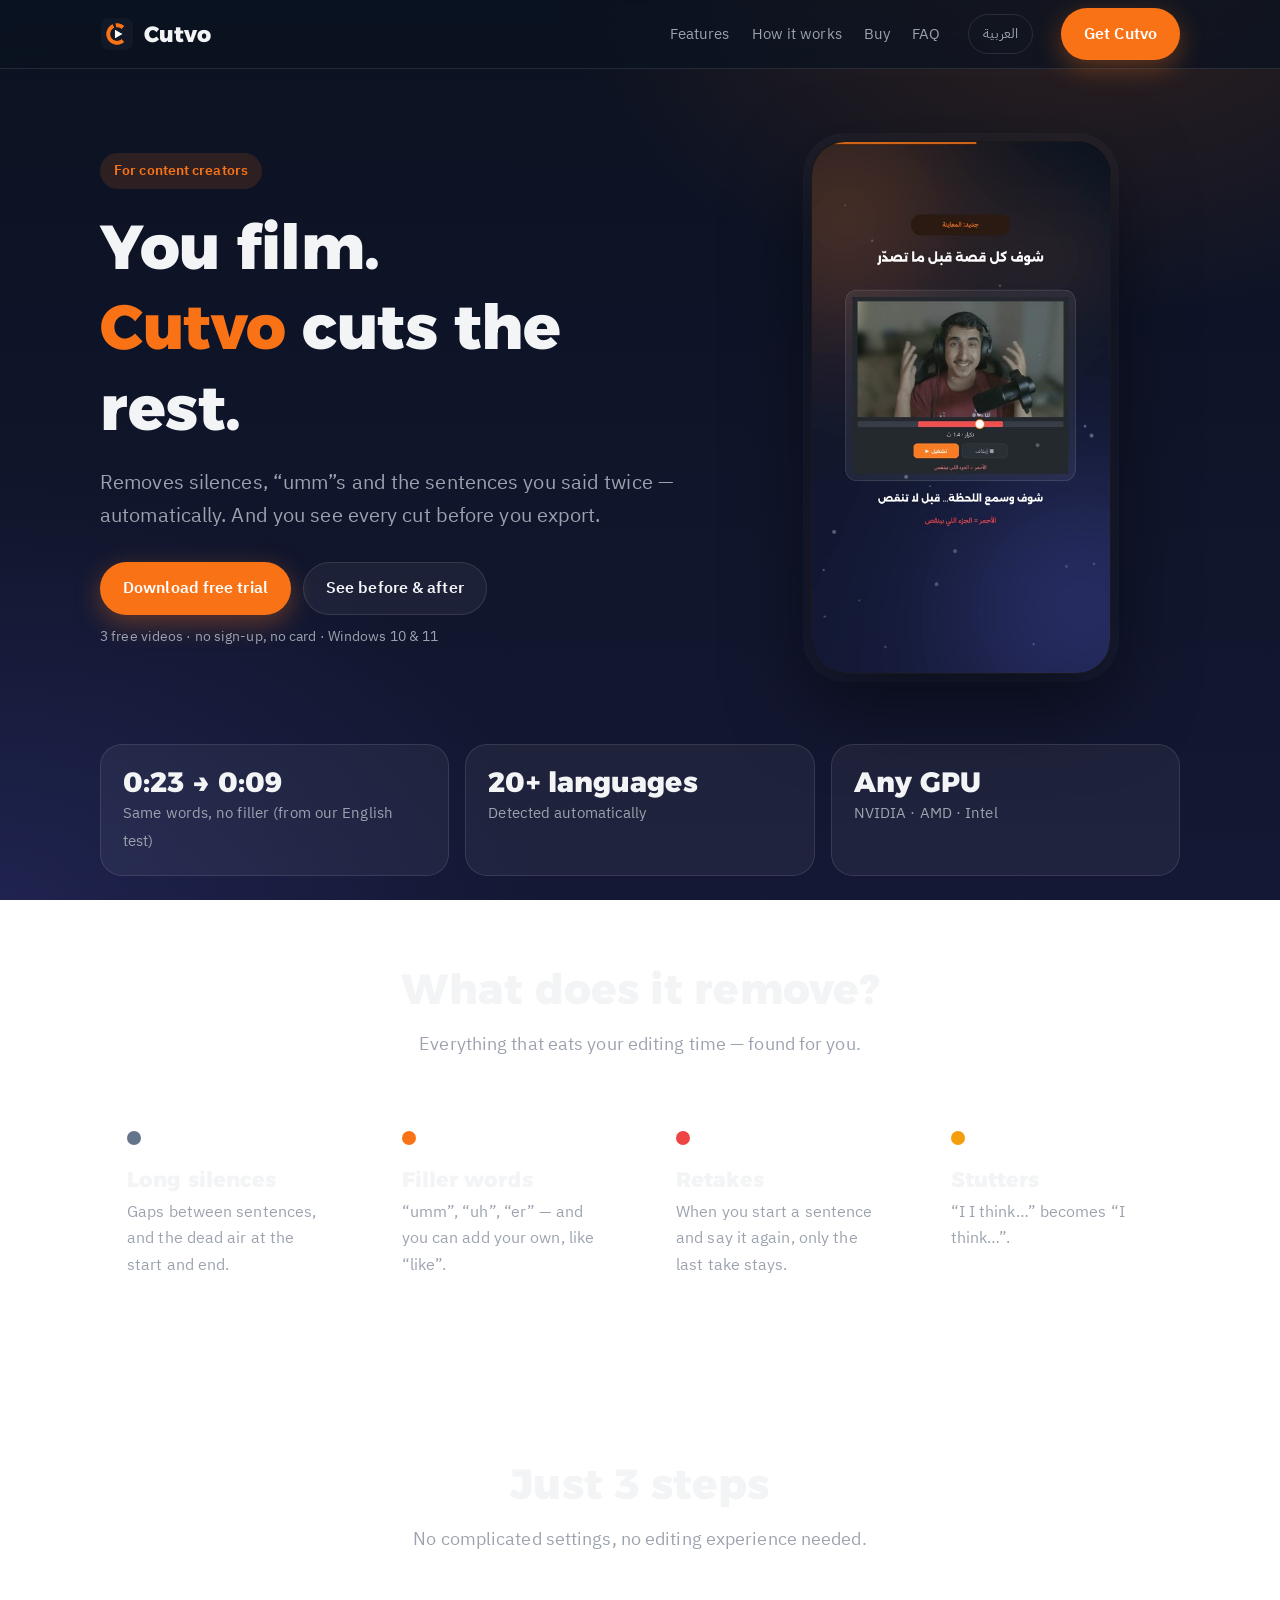
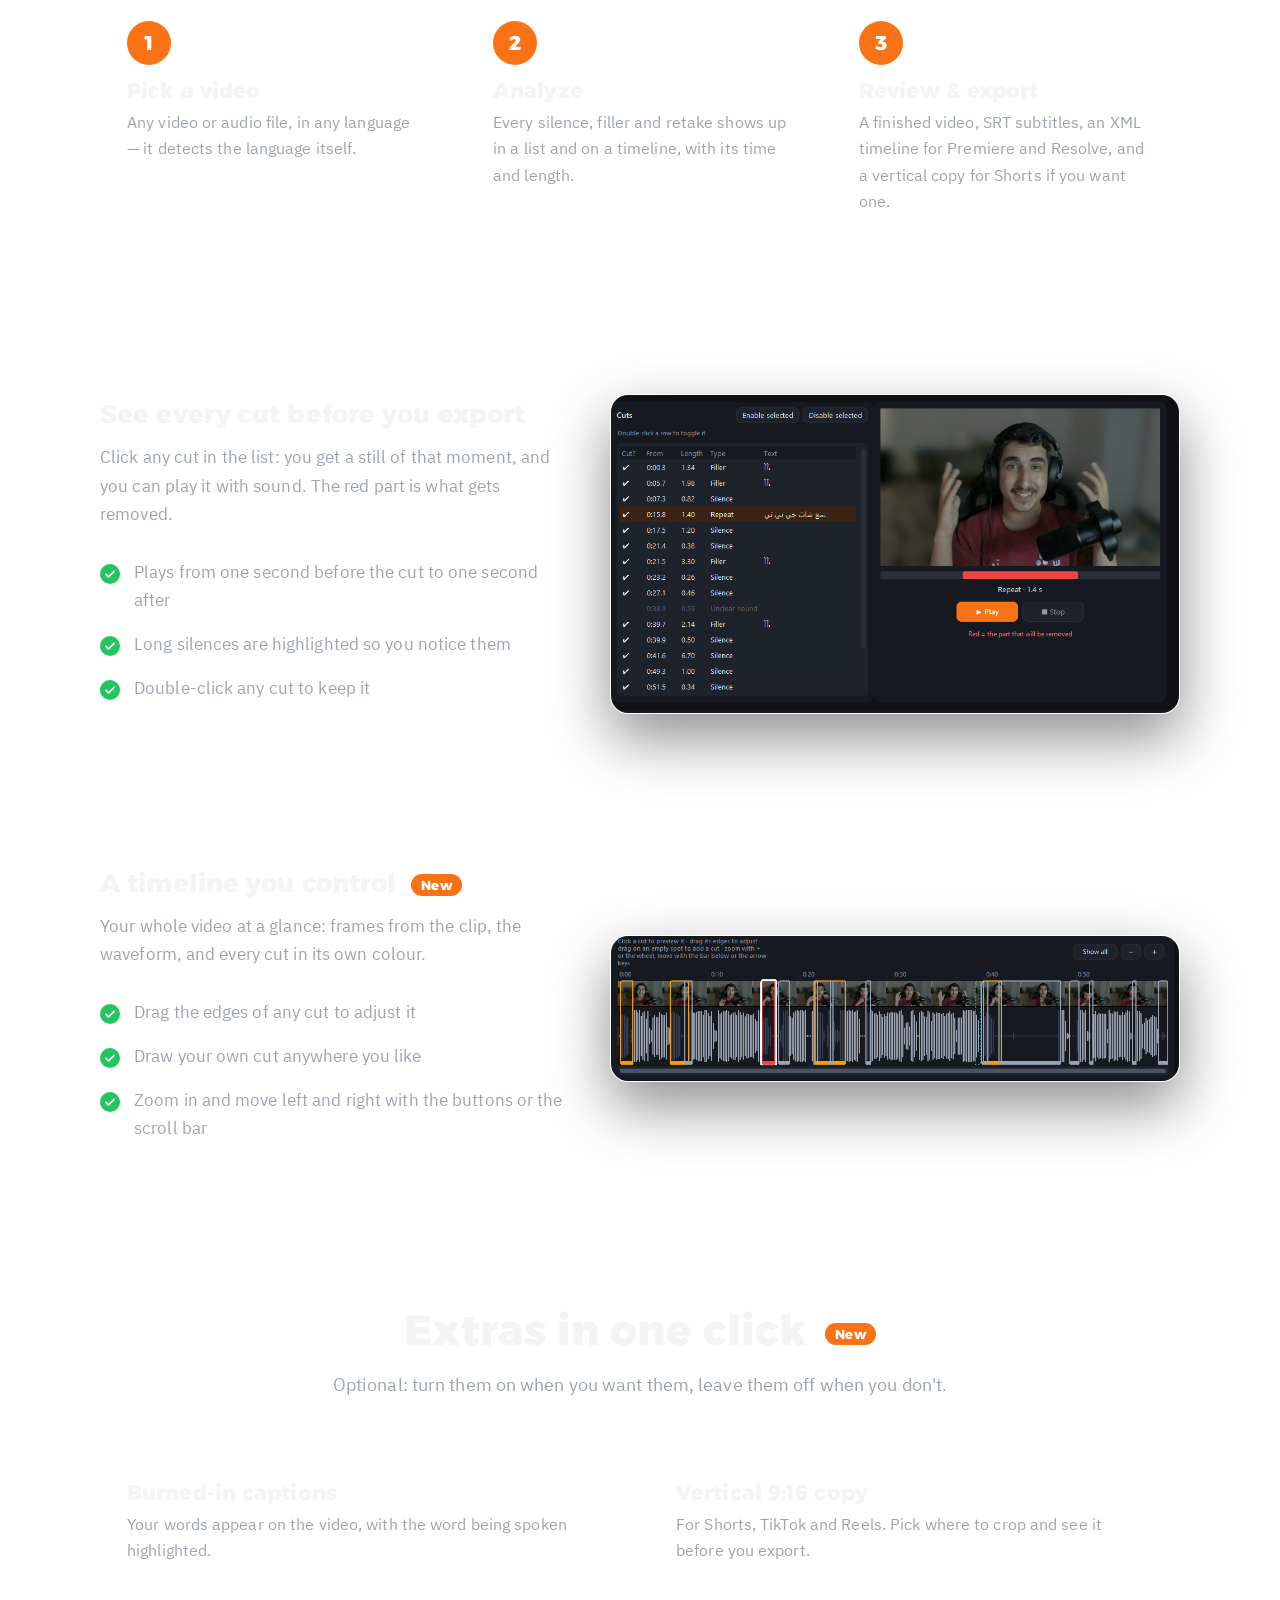
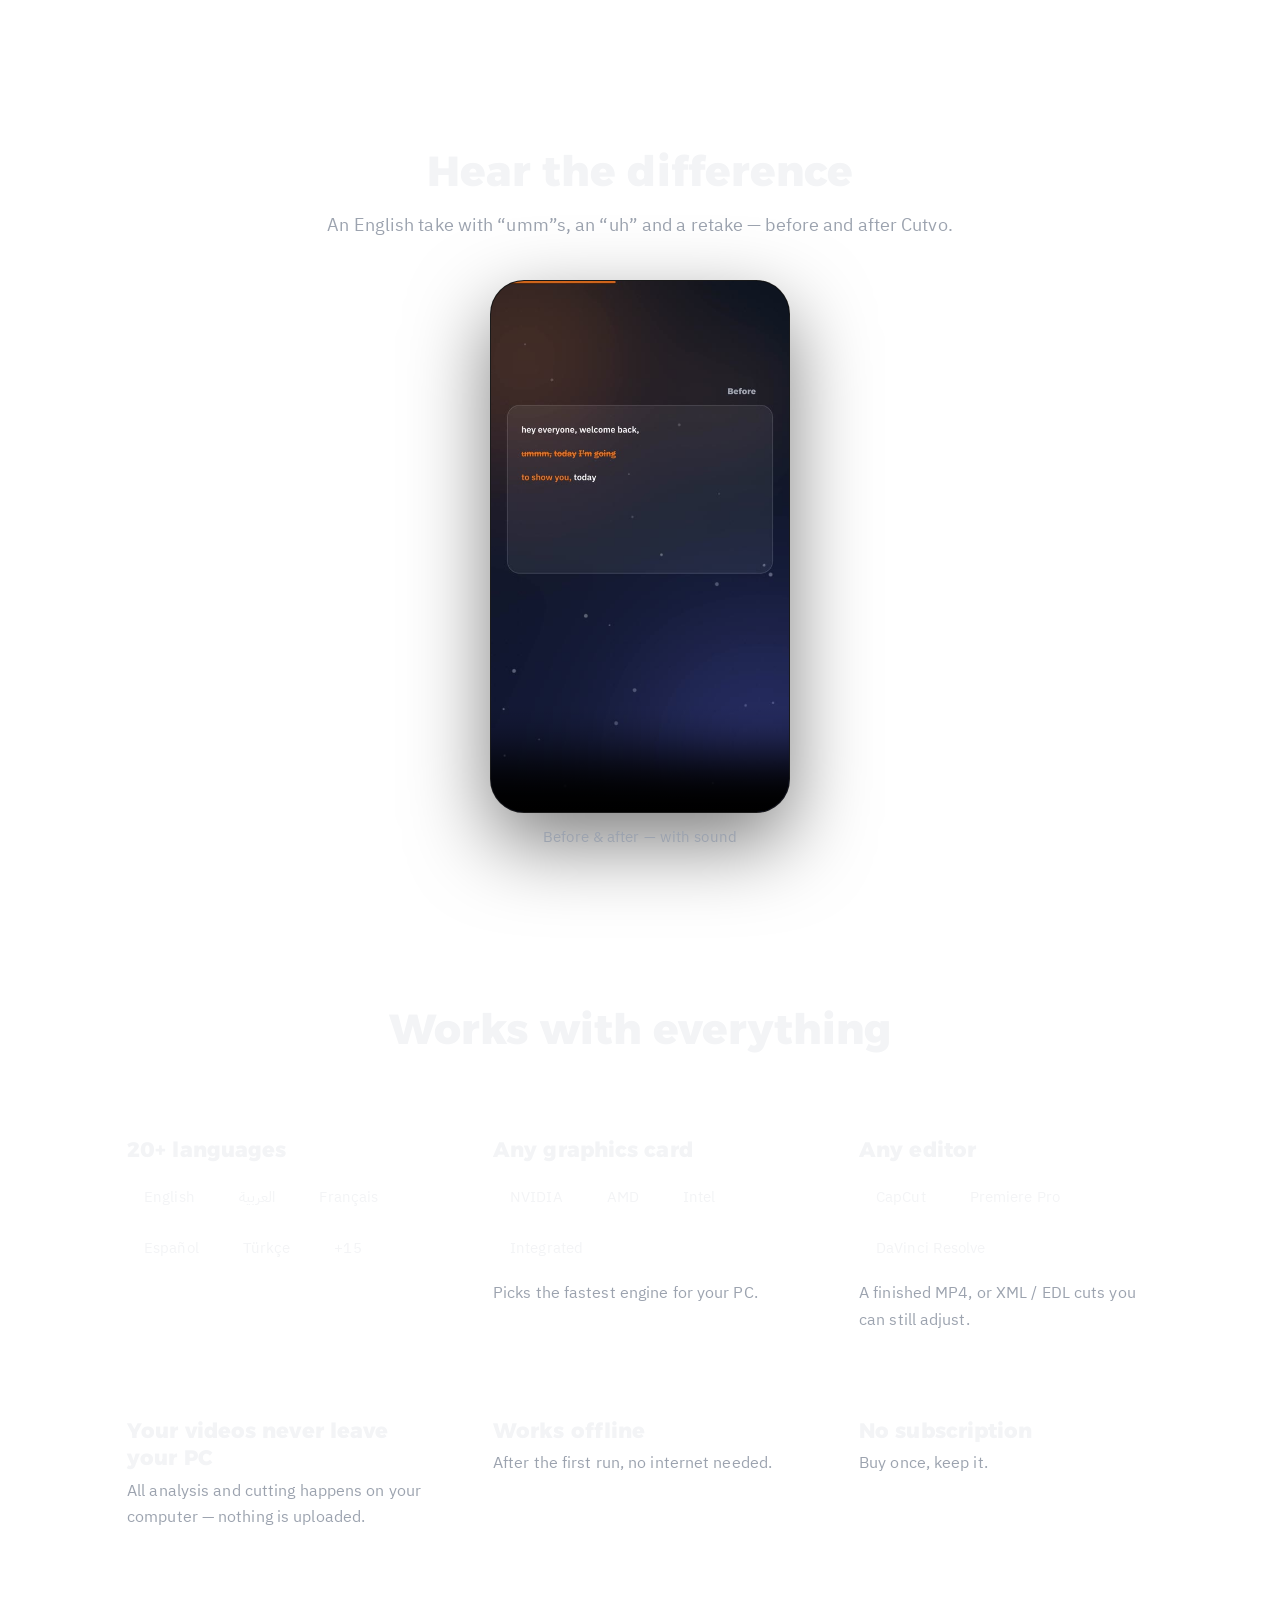
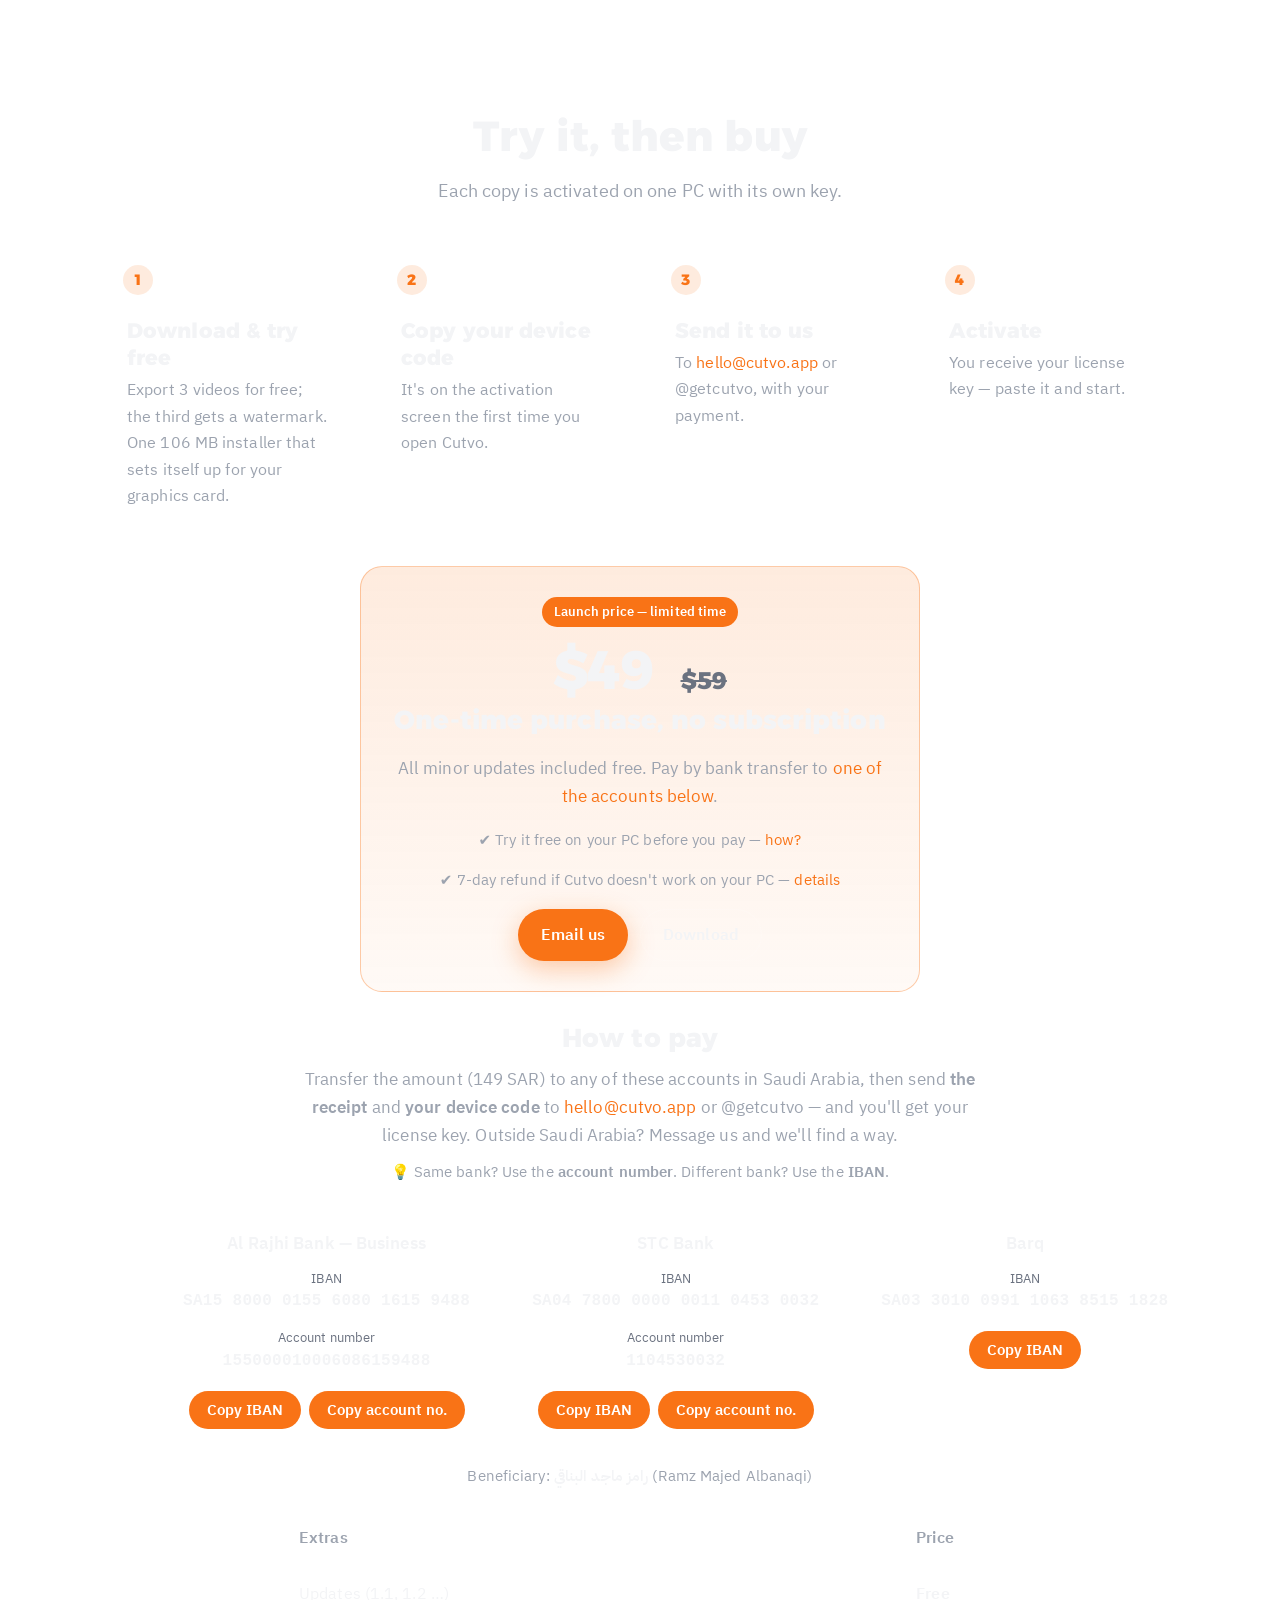
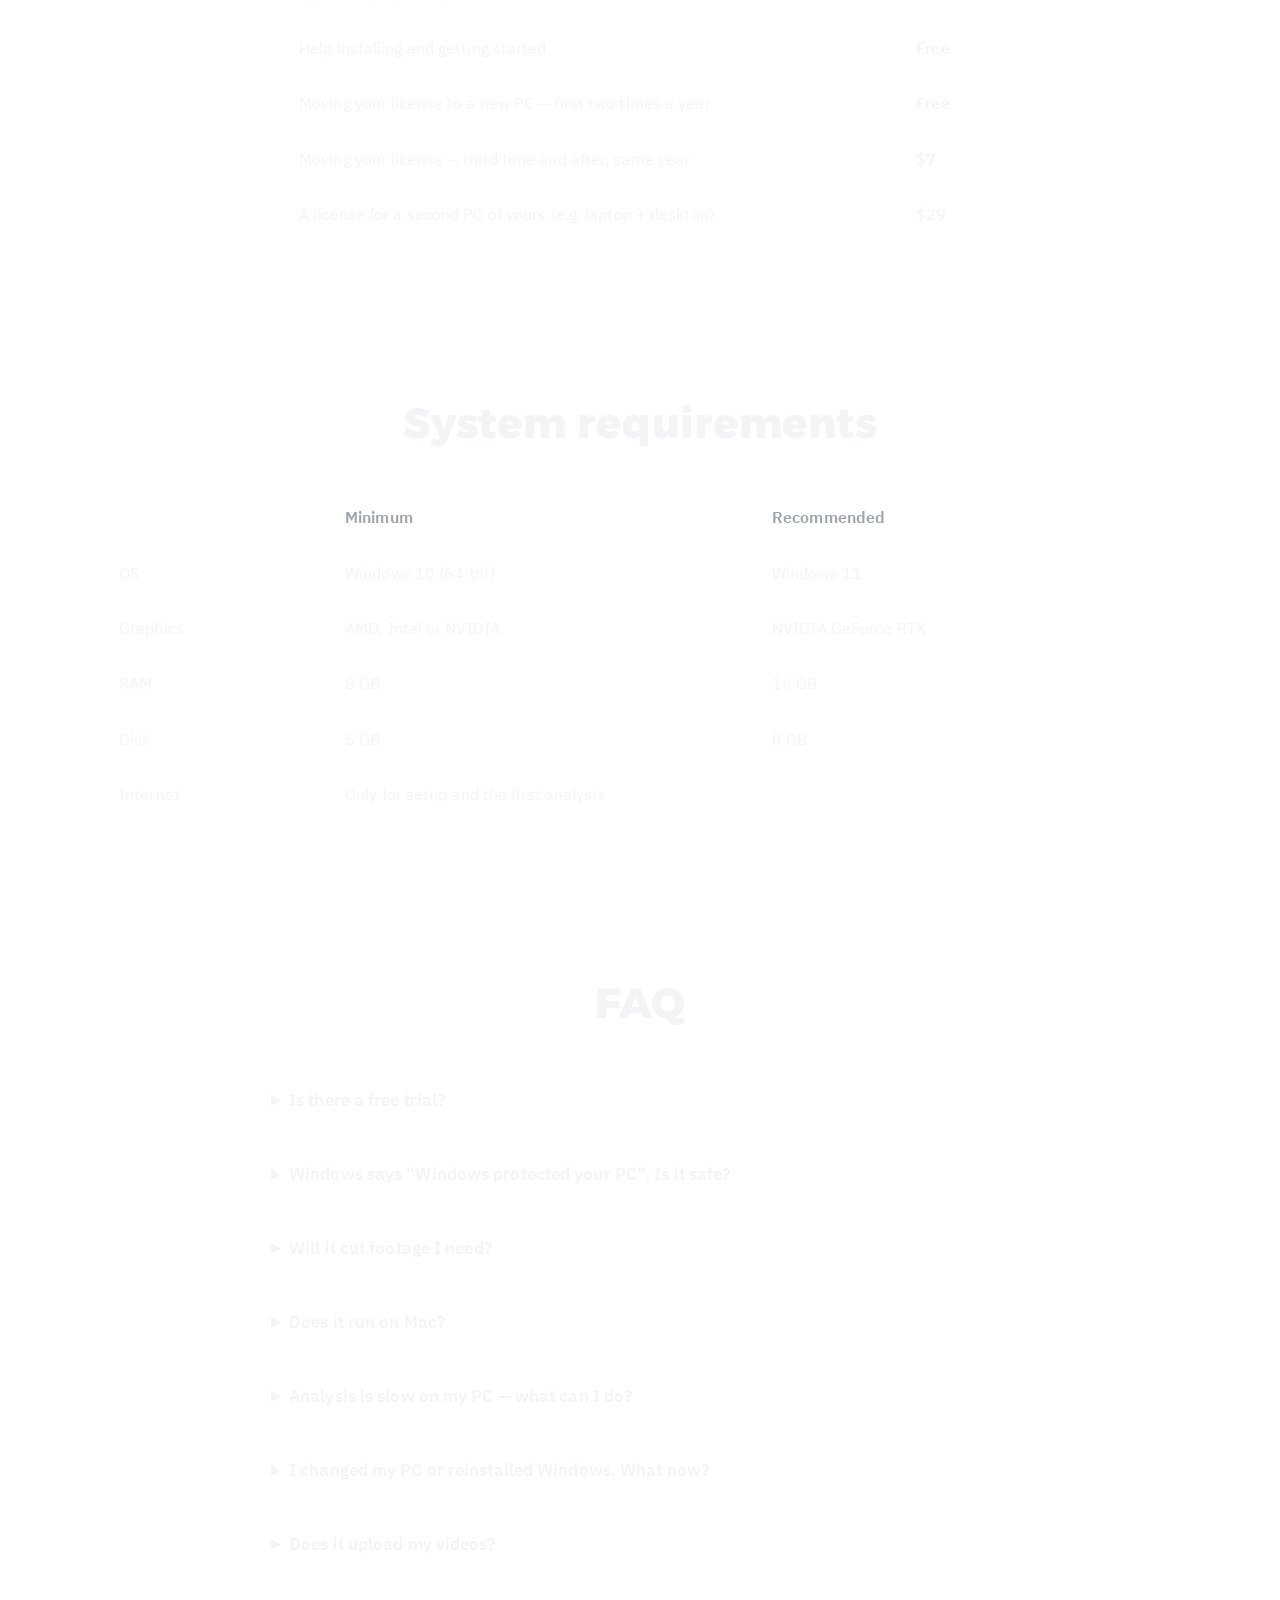
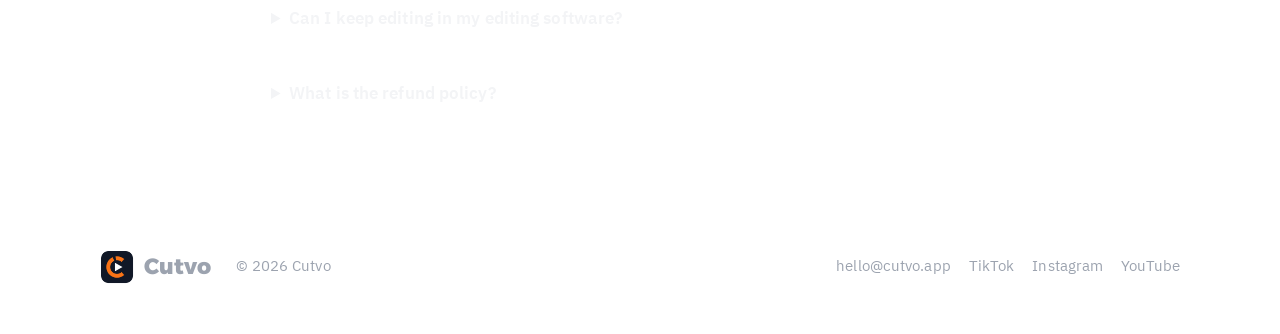
<file: index.html>
<!doctype html>
<html lang="ar" dir="rtl">
<head>
<meta charset="utf-8">
<meta name="viewport" content="width=device-width, initial-scale=1">
<title>Cutvo — القص التلقائي للفيديو</title>
<meta name="description" content="Cutvo يشيل السكتات وكلمات الحشو والجمل المعادة من فيديوهاتك تلقائياً، وأنت تراجع كل قصة قبل التصدير. يشتغل على ويندوز وبأكثر من 20 لغة.">
<link rel="icon" href="assets/img/favicon.png">
<meta property="og:title" content="Cutvo — القص التلقائي للفيديو">
<meta property="og:description" content="يشيل السكتات و«اممم» والجمل المعادة من فيديوهاتك تلقائياً.">
<meta property="og:image" content="assets/img/poster-full.jpg">
<link rel="stylesheet" href="assets/site.css">
<link rel="alternate" hreflang="ar" href="https://cutvo.app/">
<link rel="alternate" hreflang="en" href="https://cutvo.app/en/">
<link rel="alternate" hreflang="x-default" href="https://cutvo.app/">
<script>
  // first visit from a non-Arabic browser -> English page; a language the visitor picked is remembered
  (function () {
    try {
      var pick = localStorage.getItem("cutvo-lang");
      var nav = ((navigator.languages && navigator.languages[0]) || navigator.language || "").toLowerCase();
      if (pick === "en" || (!pick && nav.indexOf("ar") !== 0)) location.replace("en/");
    } catch (e) {}
  })();
</script>
</head>
<body>

<header>
  <div class="wrap bar">
    <a class="brand" href="#"><img src="assets/img/icon.png" alt="">Cutvo</a>
    <nav>
      <a href="#features">المميزات</a>
      <a href="#how">كيف يشتغل</a>
      <a href="#buy">الشراء</a>
      <a href="#faq">الأسئلة</a>
    </nav>
    <a class="lang" href="en/" hreflang="en" lang="en" data-lang="en">English</a>
    <a class="btn btn-primary" href="#buy">اطلبه الحين</a>
  </div>
</header>

<main>
  <div class="wrap">
    <div class="hero">
      <div>
        <span class="badge">لصناع المحتوى العرب</span>
        <h1>صوّرت؟<br><span class="orange">Cutvo</span> يقص لك الباقي.</h1>
        <p class="lead">يشيل السكتات و«اممم» والجمل اللي تعيدها من فيديوهاتك تلقائياً — وأنت تشوف كل قصة قبل ما تصدّر.</p>
        <div class="cta">
          <a class="btn btn-primary" href="https://github.com/cutvo/cutvo/releases/latest/download/Cutvo-Setup.exe">حمّل وجرّب مجاناً</a>
          <a class="btn btn-ghost" href="#demo">شوف قبل وبعد</a>
        </div>
        <p class="muted" style="font-size:14px;margin-top:10px">3 فيديوهات مجاناً · بدون تسجيل ولا بطاقة · ويندوز 10 و 11</p>
      </div>
      <div class="phone">
        <video src="assets/video/cutvo-full.mp4" poster="assets/img/poster-full.jpg" autoplay muted loop playsinline></video>
      </div>
    </div>

    <div class="stats">
      <div class="stat"><b>٣١ ث ← ١٤ ث</b><span>نفس الكلام، بدون الحشو (من تجربتنا)</span></div>
      <div class="stat"><b>+20 لغة</b><span>والعربي باللهجات</span></div>
      <div class="stat"><b>أي كرت شاشة</b><span>NVIDIA · AMD · Intel</span></div>
    </div>
  </div>

  <section id="features">
    <div class="wrap">
      <div class="head">
        <h2>وش يشيل من فيديوك؟</h2>
        <p>كل الأشياء اللي تاخذ وقتك في المونتاج… يلقاها لك بنفسه.</p>
      </div>
      <div class="grid g4">
        <div class="card"><span class="dot" style="background:var(--slate)"></span><h3>السكتات الطويلة</h3><p>الفراغ بين كلامك، وبداية ونهاية التسجيل.</p></div>
        <div class="card"><span class="dot" style="background:var(--orange)"></span><h3>كلمات الحشو</h3><p>«اممم»، «آآ»، «uh» — وتقدر تضيف كلماتك مثل «يعني».</p></div>
        <div class="card"><span class="dot" style="background:var(--red)"></span><h3>الجمل المعادة</h3><p>لما تبدأ الجملة وتعيدها، يخلي آخر محاولة بس.</p></div>
        <div class="card"><span class="dot" style="background:#f59e0b"></span><h3>التأتأة</h3><p>«أنا أنا…» تنشال وتبقى الكلمة مرة وحدة.</p></div>
      </div>
    </div>
  </section>

  <section id="how">
    <div class="wrap">
      <div class="head">
        <h2>3 خطوات بس</h2>
        <p>بدون إعدادات معقدة ولا خبرة مونتاج.</p>
      </div>
      <div class="grid g3 steps">
        <div class="card"><div class="num">1</div><h3>اختر الفيديو</h3><p>أي فيديو أو ملف صوت، بأي لغة — يتعرف على اللغة لحاله.</p></div>
        <div class="card"><div class="num">2</div><h3>حلّل</h3><p>كل سكتة وحشو وتكرار يطلع لك في قائمة وعلى تايم لاين، مع وقته ومدته.</p></div>
        <div class="card"><div class="num">3</div><h3>راجع وصدّر</h3><p>فيديو جاهز، وترجمة SRT، وملف XML تفتحه في بريمير وريزولف، ونسخة عمودية للشورتس إذا تبي.</p></div>
      </div>
    </div>
  </section>

  <section>
    <div class="wrap feature">
      <div>
        <h2>شوف كل قصة قبل ما تصدّر</h2>
        <p class="muted" style="margin-top:14px">اضغط على أي قصة في القائمة: تطلع لك صورة اللحظة، وتقدر تشغّلها بالصوت. الجزء الأحمر هو اللي بينقص.</p>
        <ul class="ticks">
          <li>تشغيل من ثانية قبل القصة لثانية بعدها</li>
          <li>السكتات الطويلة تتلوّن عشان تنتبه لها</li>
          <li>دبل كلك على أي قصة وتلغيها</li>
        </ul>
      </div>
      <div class="shot"><img src="assets/img/app-preview.png" alt="معاينة القصة داخل برنامج Cutvo" loading="lazy"></div>
    </div>
  </section>

  <section>
    <div class="wrap feature">
      <div>
        <h2>تايم لاين تتحكم فيه بيدك <span class="new">جديد</span></h2>
        <p class="muted" style="margin-top:14px">الفيديو كامل قدامك: صور من المقطع، والموجة الصوتية، وكل قصة بلونها.</p>
        <ul class="ticks">
          <li>اسحب أطراف أي قصة وعدّلها</li>
          <li>ارسم قصة بنفسك على أي مكان تبيه</li>
          <li>كبّر وتحرّك يمين ويسار بالأزرار أو الشريط</li>
        </ul>
      </div>
      <div class="shot"><img src="assets/img/app-timeline.png" alt="التايم لاين داخل برنامج Cutvo" loading="lazy"></div>
    </div>
  </section>

  <section>
    <div class="wrap">
      <div class="head">
        <h2>إضافات بضغطة زر <span class="new">جديد</span></h2>
        <p>اختيارية: شغّلها إذا تبيها، وخلّها إذا ما تبيها.</p>
      </div>
      <div class="grid g2">
        <div class="card"><h3>ترجمة مكتوبة على الفيديو</h3><p>كلامك يطلع مكتوب على المقطع، والكلمة اللي تنقال تتلوّن.</p></div>
        <div class="card"><h3>نسخة عمودية 9:16</h3><p>للشورتس وتيك توك والريلز. تحدد مكان القص وتشوفه قبل التصدير.</p></div>
      </div>
    </div>
  </section>

  <section id="demo">
    <div class="wrap">
      <div class="head">
        <h2>اسمع الفرق بنفسك</h2>
        <p>تسجيل فيه سكتات وحشو وجملة معادة — وبعد ما قصّه Cutvo.</p>
      </div>
      <div class="videos">
        <figure>
          <div class="phone"><video src="assets/video/cutvo-before-after.mp4" poster="assets/img/poster-before-after.jpg" controls playsinline preload="none"></video></div>
          <figcaption>قبل وبعد — بالصوت</figcaption>
        </figure>
      </div>
    </div>
  </section>

  <section>
    <div class="wrap">
      <div class="head"><h2>يشتغل مع كل شي</h2></div>
      <div class="grid g3">
        <div class="card"><h3>أكثر من 20 لغة</h3><div class="chips"><span class="chip">العربية</span><span class="chip">English</span><span class="chip">Français</span><span class="chip">Türkçe</span><span class="chip">Español</span><span class="chip">+15</span></div></div>
        <div class="card"><h3>أي كرت شاشة</h3><div class="chips"><span class="chip">NVIDIA</span><span class="chip">AMD</span><span class="chip">Intel</span><span class="chip">كرت مدمج</span></div><p style="margin-top:12px">يختار الأسرع لجهازك تلقائياً.</p></div>
        <div class="card"><h3>أي برنامج مونتاج</h3><div class="chips"><span class="chip">CapCut</span><span class="chip">Premiere Pro</span><span class="chip">DaVinci Resolve</span></div><p style="margin-top:12px">فيديو MP4 جاهز، أو قصّات XML و EDL تعدّلها بنفسك.</p></div>
      </div>
      <div class="grid g3" style="margin-top:18px">
        <div class="card"><h3>فيديوهاتك ما تطلع من جهازك</h3><p>كل التحليل والقص يصير على كمبيوترك — ما نرفع شي.</p></div>
        <div class="card"><h3>يشتغل بدون نت</h3><p>بعد أول تشغيل، ما تحتاج إنترنت أبداً.</p></div>
        <div class="card"><h3>بدون اشتراك شهري</h3><p>تشتريه مرة وحدة، ويبقى لك.</p></div>
      </div>
    </div>
  </section>

  <section id="buy">
    <div class="wrap">
      <div class="head">
        <h2>جرّب، وبعدين اشتري</h2>
        <p>كل نسخة تتفعّل على جهاز واحد بمفتاح خاص فيك.</p>
      </div>
      <div class="buy">
        <div class="card"><h3>حمّل وجرّب مجاناً</h3><p>صدّر 3 فيديوهات ببلاش، والثالث يطلع بعلامة مائية. ملف تثبيت واحد (106 ميجا) يختار المناسب لكرتك.</p></div>
        <div class="card"><h3>انسخ كود جهازك</h3><p>يطلع لك في شاشة التفعيل أول ما تفتح البرنامج.</p></div>
        <div class="card"><h3>أرسله لنا</h3><p>على <a class="orange ltr" href="mailto:hello@cutvo.app">hello@cutvo.app</a> أو <span class="ltr">@getcutvo</span> مع الدفع.</p></div>
        <div class="card"><h3>فعّل</h3><p>يوصلك مفتاح التفعيل، تلصقه وتبدأ.</p></div>
      </div>
      <div class="price">
        <span class="launch">سعر الإطلاق — لفترة محدودة</span>
        <div class="amount">149 <small>ريال</small><s>199</s></div>
        <h3>شراء مرة وحدة، بدون اشتراك</h3>
        <p class="muted">يشمل كل التحديثات الصغيرة مجاناً. ادفع بتحويل بنكي على أي حساب من <a class="orange" href="#pay">الحسابات تحت</a>.</p>
        <p class="muted" style="font-size:15px;margin-top:6px">✔ جرّبه مجاناً على جهازك قبل ما تدفع — <a class="orange" href="#trial">كيف؟</a></p>
        <p class="muted" style="font-size:15px;margin-top:6px">✔ ضمان استرجاع خلال 7 أيام إذا البرنامج ما اشتغل على جهازك — <a class="orange" href="#refund">التفاصيل</a></p>
        <div class="cta" style="justify-content:center;margin-top:16px">
          <a class="btn btn-primary" href="mailto:hello@cutvo.app?subject=%D8%B7%D9%84%D8%A8%20Cutvo">راسلنا بالإيميل</a>
          <a class="btn btn-ghost" id="download" href="https://github.com/cutvo/cutvo/releases/latest/download/Cutvo-Setup.exe">تحميل البرنامج</a>
        </div>
      </div>
      <div class="pay" id="pay">
        <h3>طرق الدفع</h3>
        <p class="muted">حوّل المبلغ على أي حساب من هذي، وبعدها أرسل <b>صورة الإيصال</b> و<b>كود جهازك</b> على <a class="orange ltr" href="mailto:hello@cutvo.app">hello@cutvo.app</a> أو <span class="ltr">@getcutvo</span> — ويوصلك مفتاح التفعيل.</p>
        <p class="muted" style="font-size:15px">💡 إذا تحوّل من نفس البنك استخدم <b>رقم الحساب</b>، ومن بنك ثاني استخدم <b>الآيبان</b>.</p>
        <div class="accounts">
          <div class="acct"><h4>مصرف الراجحي — أعمال</h4><small>الآيبان</small><code class="ltr">SA15 8000 0155 6080 1615 9488</code><small>رقم الحساب</small><code class="ltr">155000010006086159488</code><button class="copy" data-iban="SA1580000155608016159488">نسخ الآيبان</button> <button class="copy" data-iban="155000010006086159488">نسخ رقم الحساب</button></div>
          <div class="acct"><h4>بنك STC</h4><small>الآيبان</small><code class="ltr">SA04 7800 0000 0011 0453 0032</code><small>رقم الحساب</small><code class="ltr">1104530032</code><button class="copy" data-iban="SA0478000000001104530032">نسخ الآيبان</button> <button class="copy" data-iban="1104530032">نسخ رقم الحساب</button></div>
          <div class="acct"><h4>برق</h4><small>الآيبان</small><code class="ltr">SA03 3010 0991 1063 8515 1828</code><button class="copy" data-iban="SA0330100991106385151828">نسخ الآيبان</button></div>
        </div>
        <p class="muted" style="font-size:15px;margin-top:12px">اسم المستفيد: <b style="color:var(--text)">رامز ماجد البناقي</b></p>
      </div>
      <table class="extras">
        <tr><th>خدمات إضافية</th><th>السعر</th></tr>
        <tr><td>التحديثات (<span class="ltr">1.1, 1.2 …</span>)</td><td>مجاناً</td></tr>
        <tr><td>مساعدة في التثبيت والتشغيل</td><td>مجاناً</td></tr>
        <tr><td>نقل الترخيص لجهاز جديد — أول مرتين في السنة</td><td>مجاناً</td></tr>
        <tr><td>نقل الترخيص — المرة الثالثة وما بعدها في نفس السنة</td><td>25 ريال</td></tr>
        <tr><td>ترخيص لجهاز ثاني لنفس الشخص (مثلاً لابتوب + كمبيوتر)</td><td>99 ريال</td></tr>
      </table>
    </div>
  </section>

  <section>
    <div class="wrap">
      <div class="head"><h2>متطلبات الجهاز</h2></div>
      <table>
        <tr><th></th><th>الحد الأدنى</th><th>المُوصى به</th></tr>
        <tr><td>النظام</td><td>Windows 10 (64-bit)</td><td>Windows 11</td></tr>
        <tr><td>كرت الشاشة</td><td>AMD أو Intel أو NVIDIA</td><td>NVIDIA GeForce RTX</td></tr>
        <tr><td>الذاكرة RAM</td><td>8 GB</td><td>16 GB</td></tr>
        <tr><td>المساحة</td><td>5 GB</td><td>8 GB</td></tr>
        <tr><td>الإنترنت</td><td colspan="2">وقت التثبيت وأول تحليل بس</td></tr>
      </table>
    </div>
  </section>

  <section id="faq">
    <div class="wrap" style="max-width:820px">
      <div class="head"><h2>أسئلة شائعة</h2></div>
      <details id="trial"><summary>فيه تجربة مجانية؟</summary><p>إيه. حمّل البرنامج وثبّته، وتقدر تستخدمه بدون مفتاح:</p>
        <ul class="ticks">
          <li>تحلّل وتشوف القصات وتعاينها <b>بدون حد</b>.</li>
          <li>تصدّر <b>3 فيديوهات مجاناً</b> — الأول والثاني كاملين، والثالث يطلع بعلامة Cutvo المائية.</li>
          <li>إذا صدّرت نفس الفيديو مرة ثانية ما ينحسب.</li>
          <li>إذا عجبك، أرسل لنا كود جهازك من زر «فعّل البرنامج» ونرسل لك المفتاح.</li>
        </ul></details>
      <details><summary>ويندوز يقول «Windows protected your PC»، هل البرنامج آمن؟</summary><p>إيه. الرسالة تطلع لأن البرنامج جديد. اضغط «More info» ثم «Run anyway».</p></details>
      <details><summary>هل يقص لقطات أحتاجها؟</summary><p>Cutvo يقترح القصات بس — وأنت تشوف كل قصة بالمعاينة، وتلغي أي وحدة ما تبيها قبل التصدير.</p></details>
      <details><summary>يشتغل على ماك؟</summary><p>حالياً ويندوز 10 و 11 فقط.</p></details>
      <details><summary>التحليل بطيء على جهازي، وش أسوي؟</summary><p>إذا جهازك ما فيه كرت NVIDIA، افتح «متقدم» في البرنامج، وغيّر <b>النموذج</b> من <span class="ltr">large-v3</span> إلى <span class="ltr">large-v3-turbo</span>. يصير التحليل أسرع بأكثر من الضعف، والدقة قريبة جداً. أول مرة ينزّل النموذج الجديد (تقريباً 1.6 جيجا).</p></details>
      <details><summary>غيّرت جهازي أو فرمت، وش أسوي؟</summary><p>أرسل لنا كود الجهاز الجديد، ونعطيك مفتاح له. وأول ما يتفعّل الجهاز الجديد، <b>ينلغي المفتاح القديم تلقائياً</b> ويوقف البرنامج على الجهاز القديم أول ما يتصل بالإنترنت — يعني الترخيص يشتغل على جهاز واحد بس، وما ينفع تشغيله على جهازين. النقل مجاني مرتين في السنة، وبعدها 25 ريال للمرة.</p></details>
      <details><summary>هل يرفع فيديوهاتي لأي مكان؟</summary><p>لا. كل شي يصير على جهازك. الإنترنت يحتاجه البرنامج بس أول مرة عشان ينزّل نموذج التعرّف على الكلام.</p></details>
      <details><summary>أقدر أكمل المونتاج في برنامج المونتاج اللي أستخدمه؟</summary><p>أكيد. Cutvo يصدّر لك:</p>
        <ul class="ticks">
          <li><b>فيديو MP4 مقصوص + ترجمة SRT</b> — تفتحه في أي برنامج مونتاج: CapCut، Premiere Pro، DaVinci Resolve، Final Cut Pro، Filmora، Vegas، وتطبيقات الجوال مثل VN و InShot.</li>
          <li><b>ملف XML</b> — تفتحه في Premiere Pro و DaVinci Resolve، ويطلع لك الفيديو الأصلي والقصّات منفصلة على التايملاين، وتقدر ترجع أي قصة.</li>
          <li><b>ملف EDL</b> — للبرامج اللي تقبل قوائم القص، مثل DaVinci Resolve و Avid و Vegas.</li>
        </ul></details>
      <details id="refund"><summary>وش سياسة الاسترجاع؟</summary><p>إذا البرنامج ما اشتغل على جهازك، راسلنا على <a class="orange ltr" href="mailto:hello@cutvo.app">hello@cutvo.app</a> خلال <b>7 أيام</b> من الشراء، وبنحاول نحل المشكلة معك أول. وإذا ما انحلت، نرجع لك المبلغ كامل.</p>
        <ul class="ticks">
          <li>مع الاسترجاع <b>ينلغي مفتاح التفعيل</b>، ويوقف البرنامج على جهازك.</li>
          <li>ما يشمل الاسترجاع تغيير الرأي بعد ما يشتغل البرنامج، ولا الطلبات بعد 7 أيام.</li>
          <li>قبل الشراء، جرّب البرنامج مجاناً على جهازك وتأكد إنه يشتغل.</li>
        </ul></details>
    </div>
  </section>
</main>

<footer>
  <div class="wrap foot">
    <a class="brand" href="#"><img src="assets/img/icon.png" alt="">Cutvo</a>
    <span>© 2026 Cutvo</span>
    <div class="links">
      <a class="ltr" href="mailto:hello@cutvo.app">hello@cutvo.app</a>
      <a href="https://www.tiktok.com/@getcutvo" target="_blank" rel="noopener">TikTok</a>
      <a href="https://www.instagram.com/getcutvo" target="_blank" rel="noopener">Instagram</a>
      <a href="https://www.youtube.com/@getcutvo" target="_blank" rel="noopener">YouTube</a>
    </div>
  </div>
</footer>

<script>
  document.querySelectorAll("[data-lang]").forEach(function (a) {
    a.addEventListener("click", function () { try { localStorage.setItem("cutvo-lang", a.dataset.lang); } catch (e) {} });
  });
  document.querySelectorAll(".copy").forEach(function (b) {
    var label = b.textContent;
    b.addEventListener("click", function () {
      navigator.clipboard.writeText(b.dataset.iban).then(function () {
        b.textContent = "تم النسخ ✓"; b.classList.add("done");
        setTimeout(function () { b.textContent = label; b.classList.remove("done"); }, 1800);
      });
    });
  });
</script>
</body>
</html>
</file>
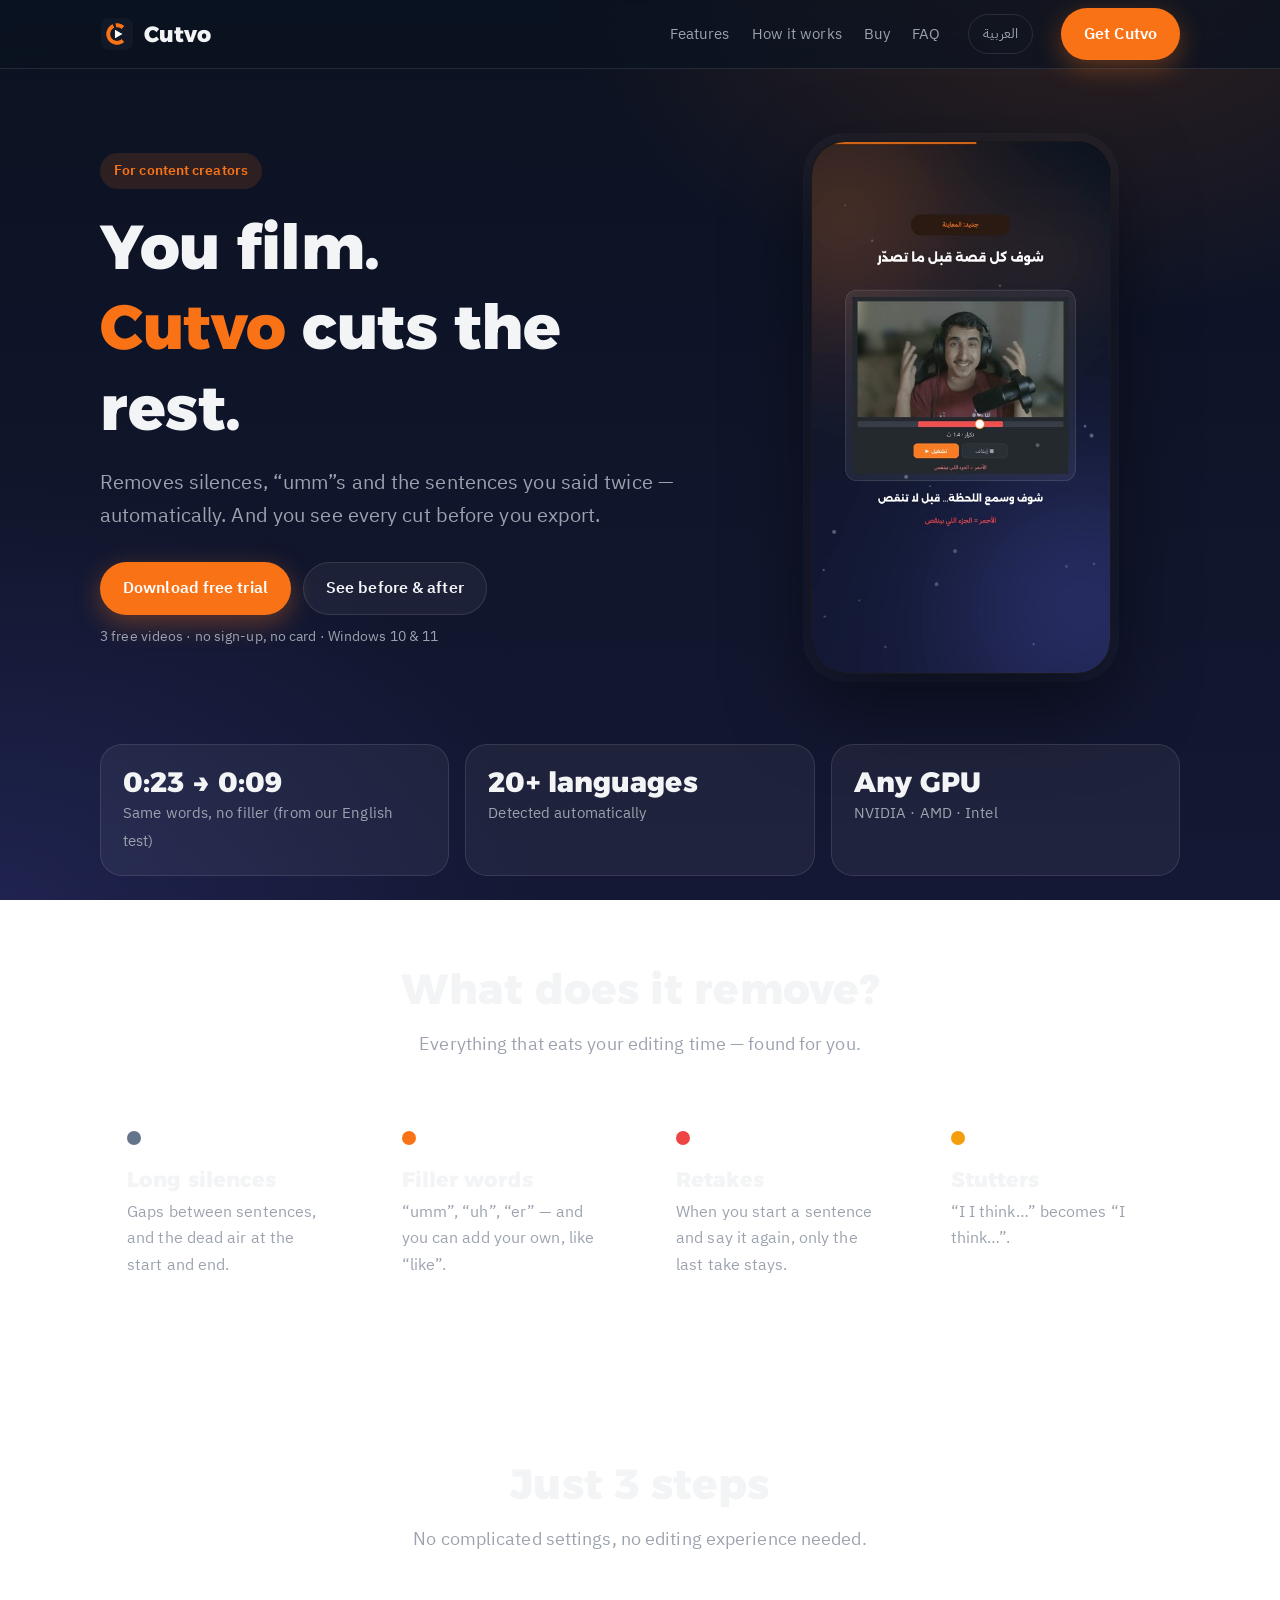
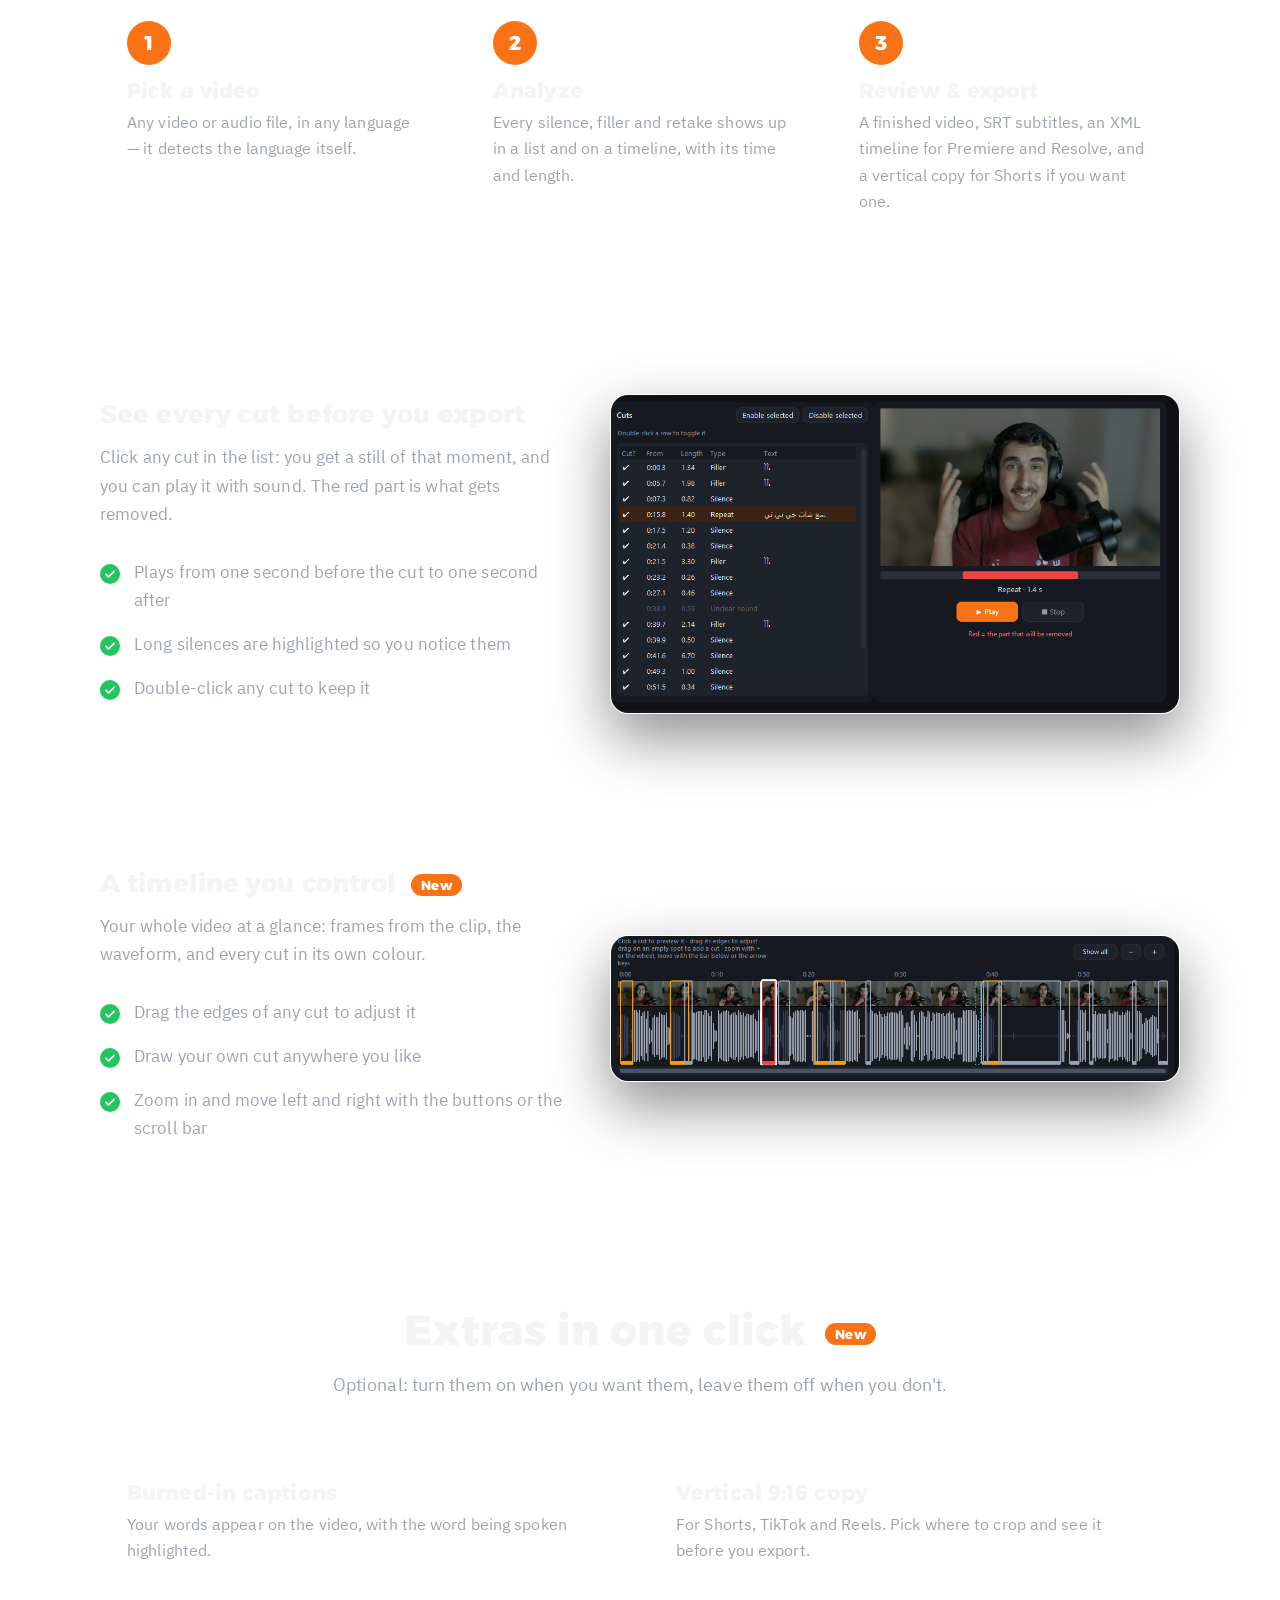
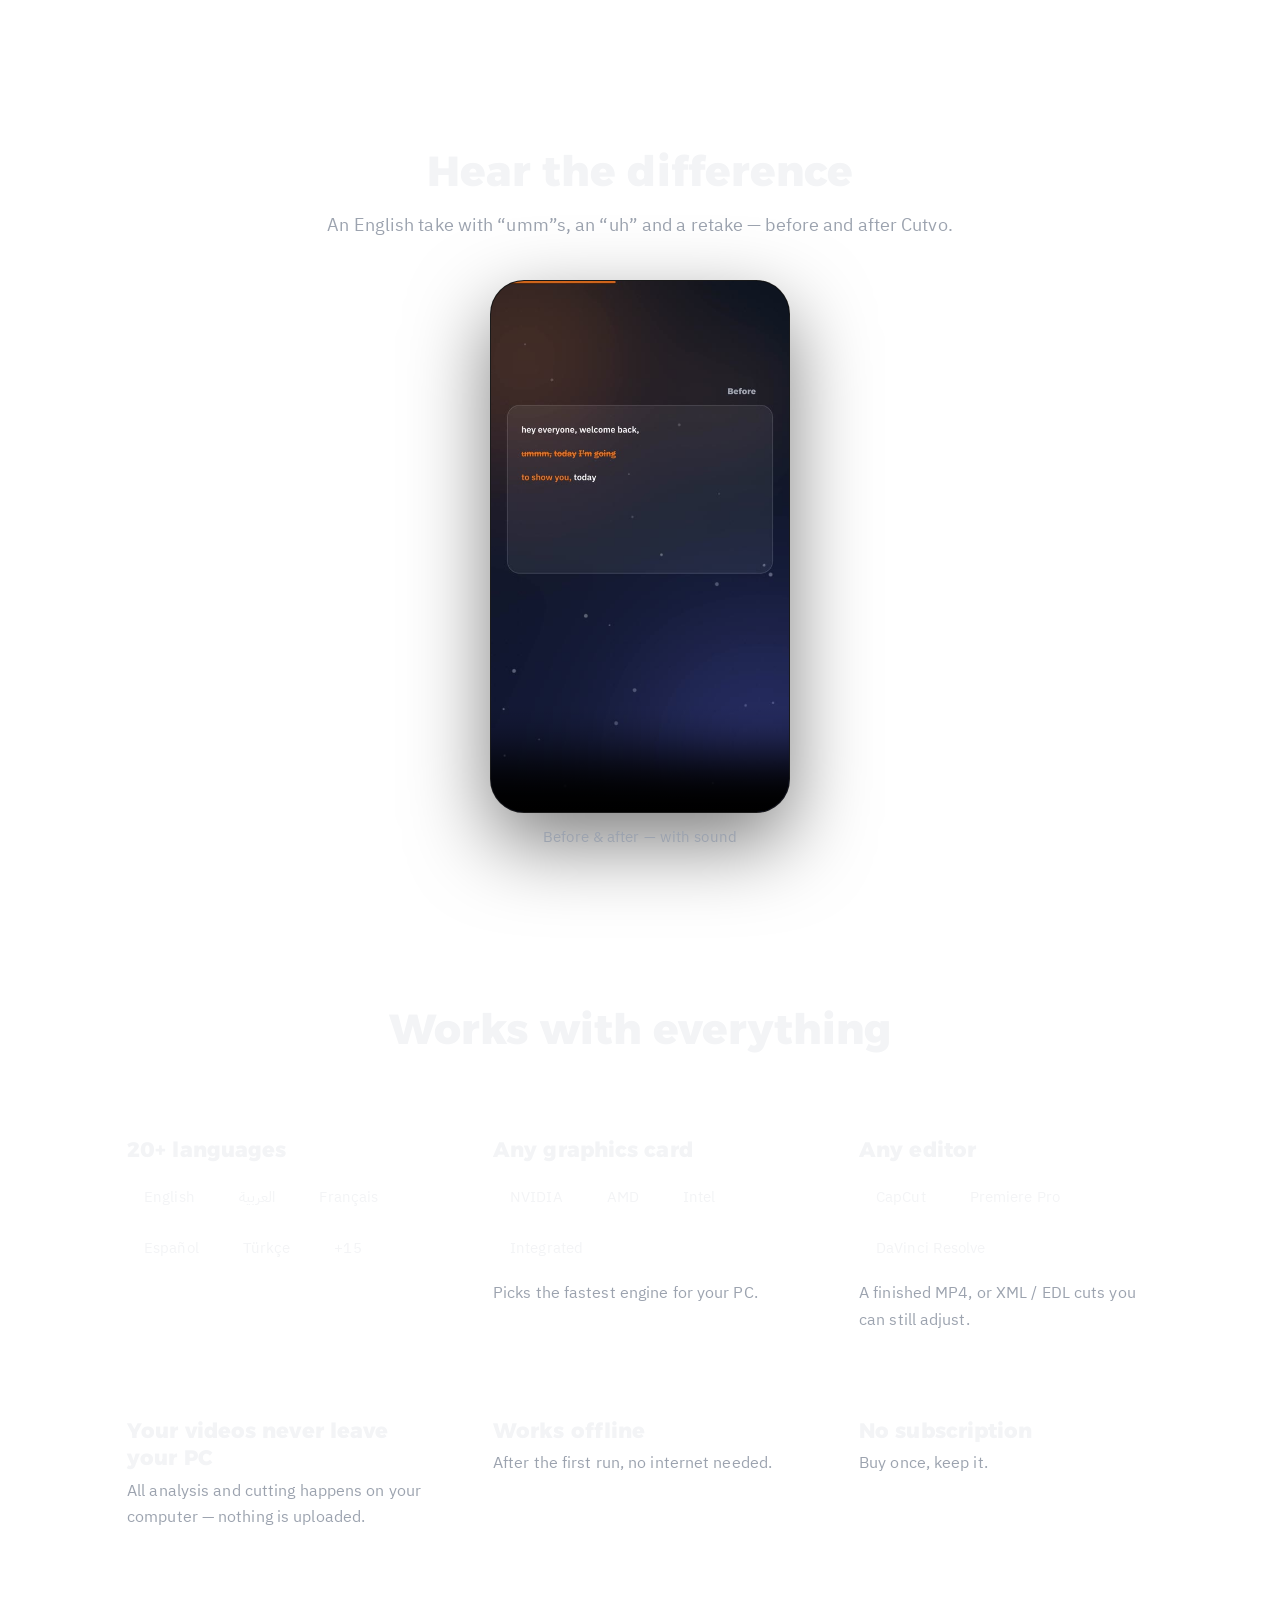
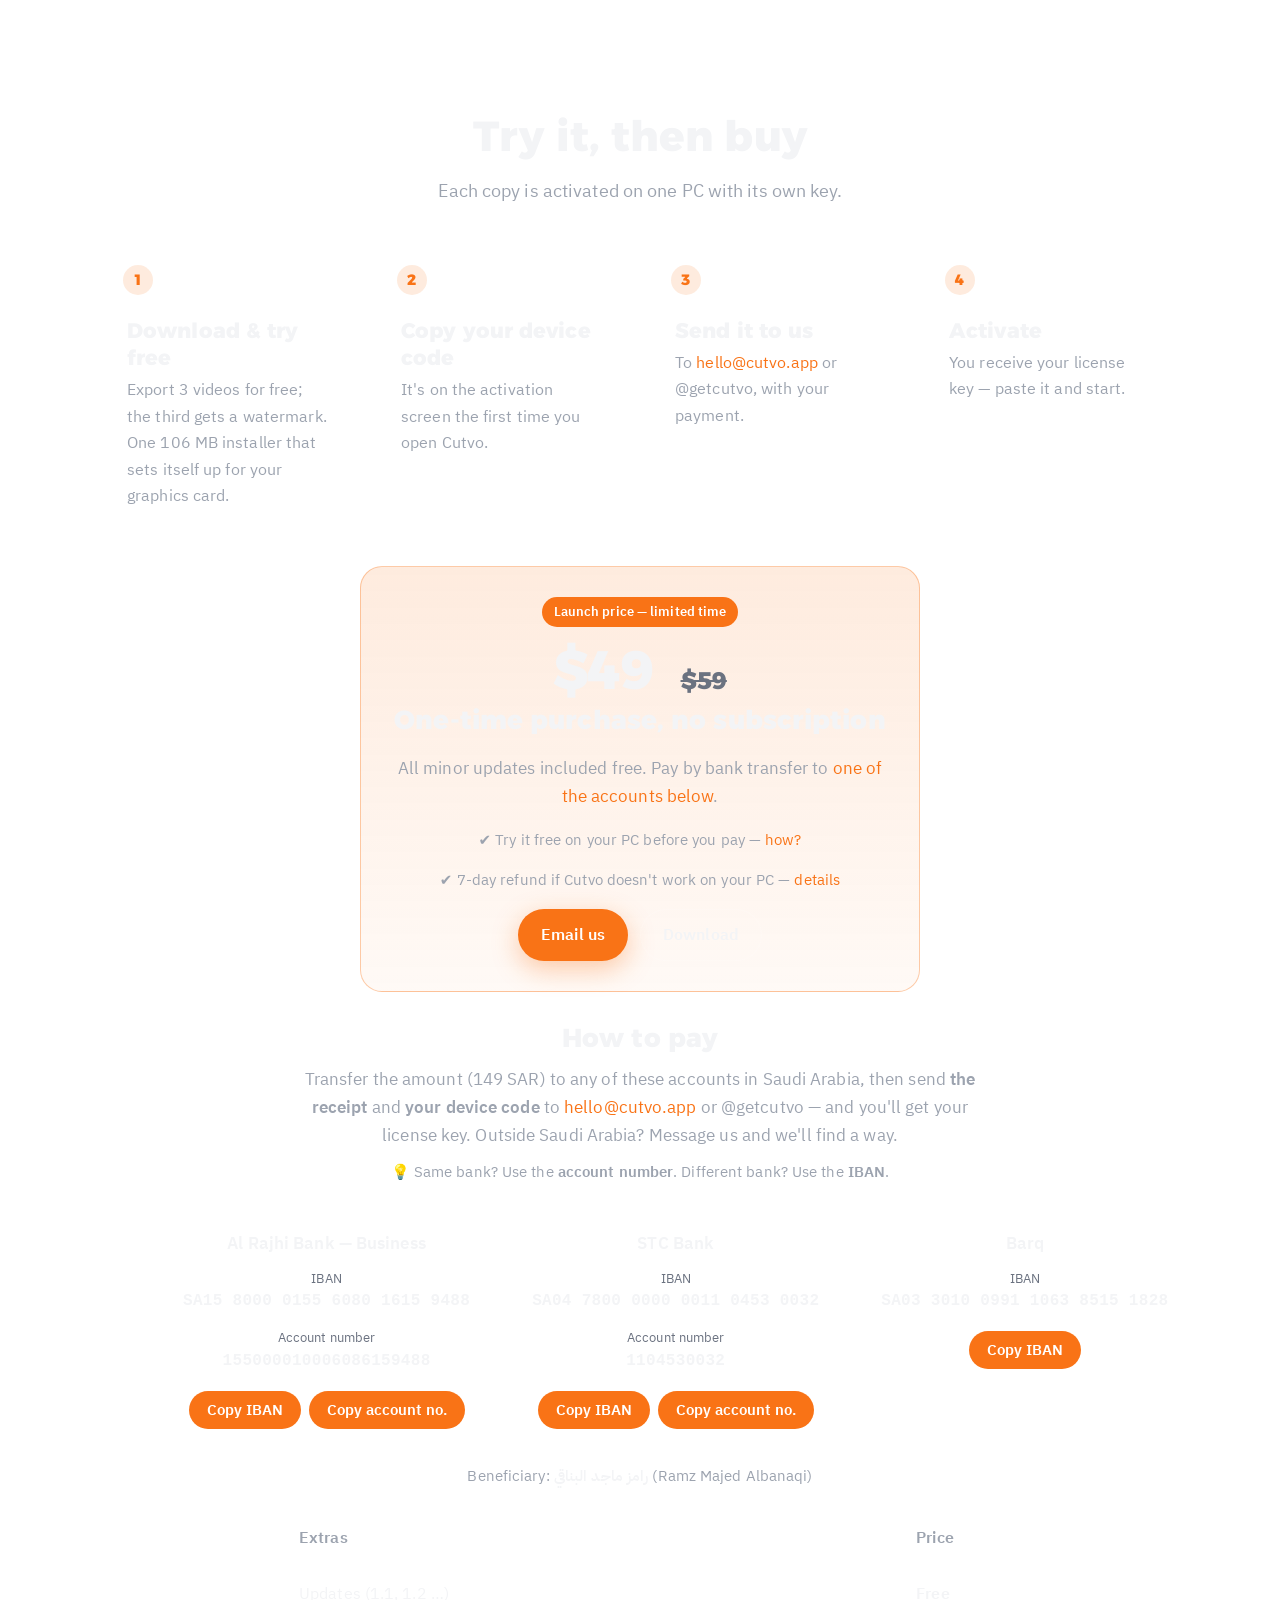
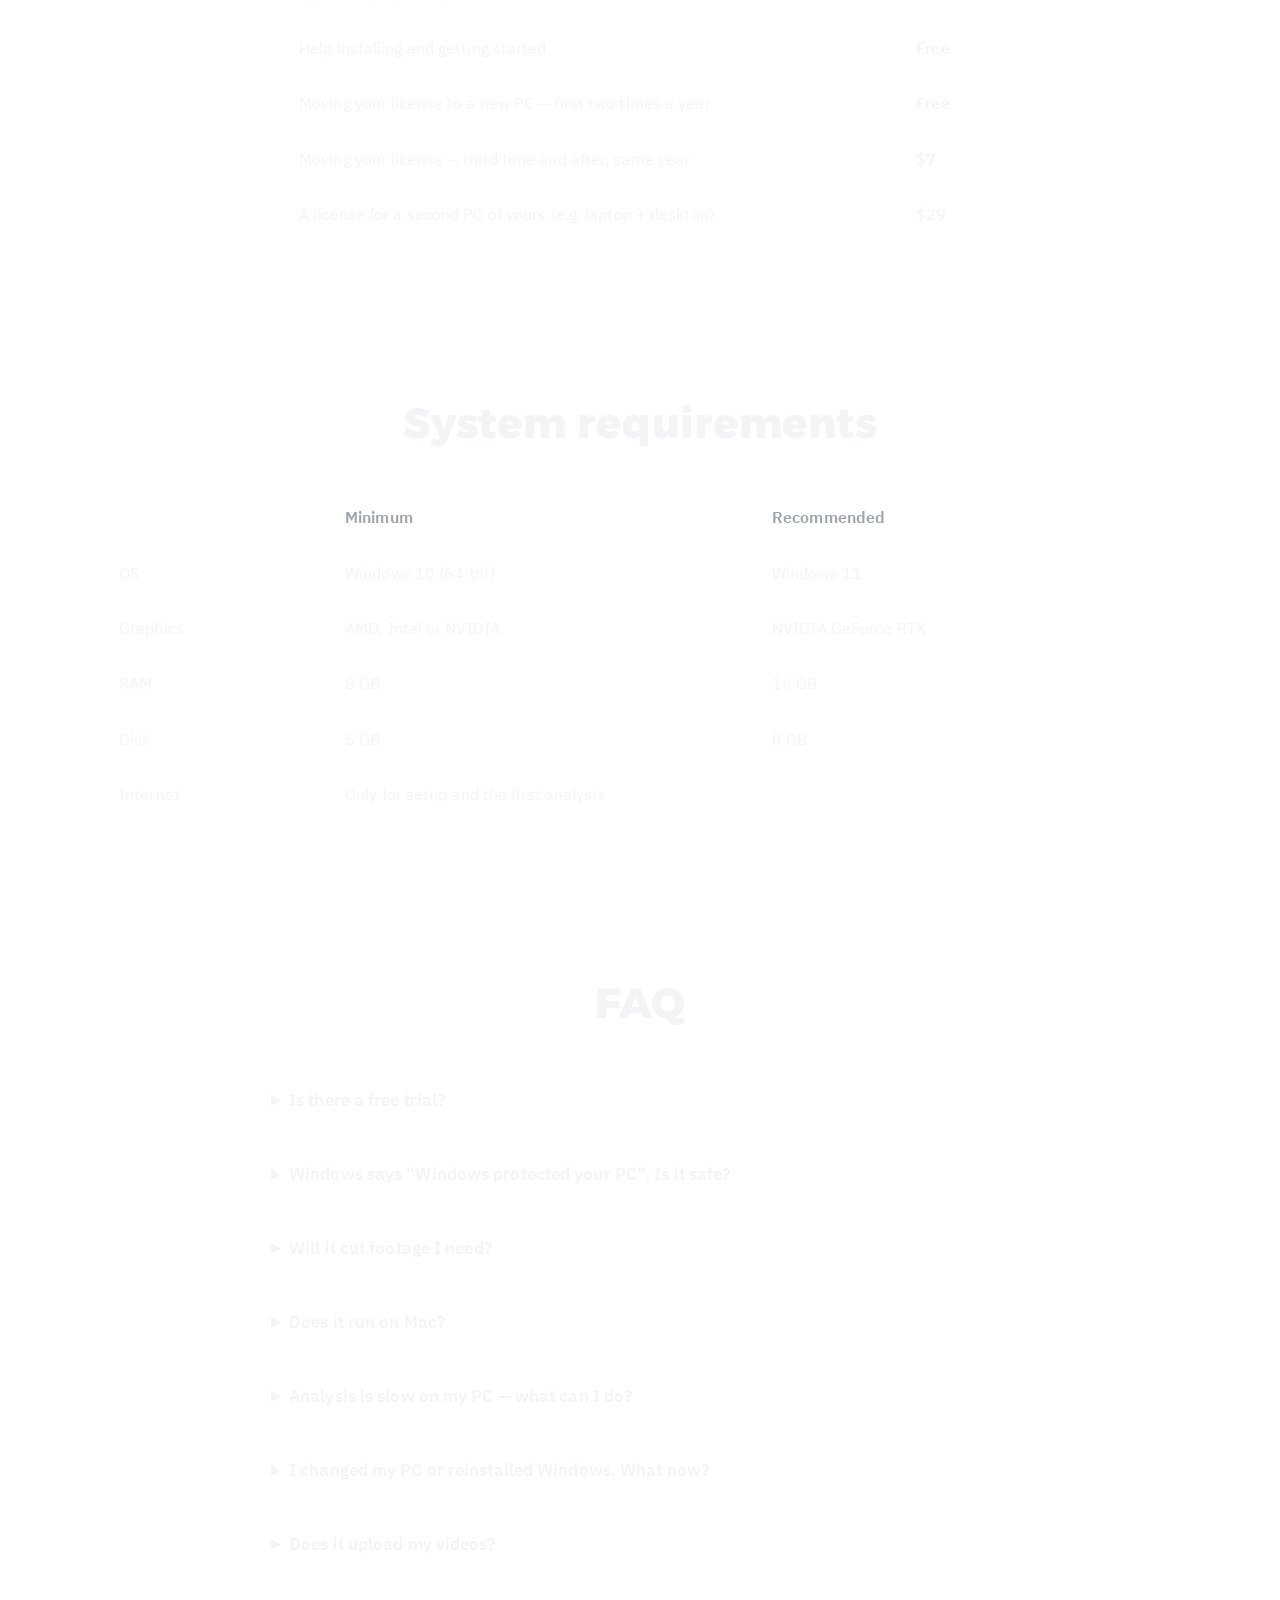
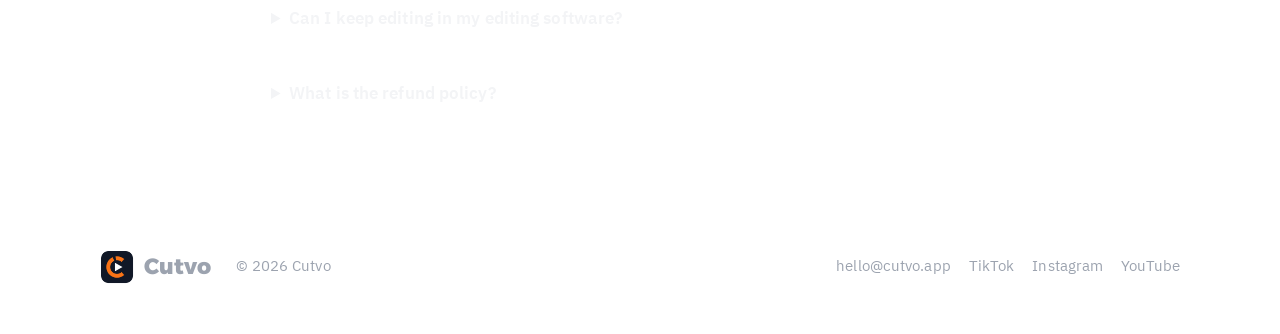
<file: en/index.html>
<!doctype html>
<html lang="en" dir="ltr">
<head>
<meta charset="utf-8">
<meta name="viewport" content="width=device-width, initial-scale=1">
<title>Cutvo — Automatic Video Cutter</title>
<meta name="description" content="Cutvo removes silences, filler words and repeated takes from your videos automatically — and you review every cut before exporting. Windows, 20+ languages.">
<link rel="icon" href="../assets/img/favicon.png">
<meta property="og:title" content="Cutvo — Automatic Video Cutter">
<meta property="og:description" content="Removes silences, “umm”s and repeated takes from your videos automatically.">
<meta property="og:image" content="../assets/img/poster-full.jpg">
<link rel="stylesheet" href="../assets/site.css">
<link rel="alternate" hreflang="ar" href="https://cutvo.app/">
<link rel="alternate" hreflang="en" href="https://cutvo.app/en/">
<link rel="alternate" hreflang="x-default" href="https://cutvo.app/">
<style>
  /* Latin text reads tighter than Arabic */
  body { line-height: 1.65; letter-spacing: .1px; }
  .hero h1 { letter-spacing: -.5px; }
</style>
</head>
<body>

<header>
  <div class="wrap bar">
    <a class="brand" href="./"><img src="../assets/img/icon.png" alt="">Cutvo</a>
    <nav>
      <a href="#features">Features</a>
      <a href="#how">How it works</a>
      <a href="#buy">Buy</a>
      <a href="#faq">FAQ</a>
    </nav>
    <a class="lang" href="../" hreflang="ar" lang="ar" data-lang="ar">العربية</a>
    <a class="btn btn-primary" href="#buy">Get Cutvo</a>
  </div>
</header>

<main>
  <div class="wrap">
    <div class="hero">
      <div>
        <span class="badge">For content creators</span>
        <h1>You film.<br><span class="orange">Cutvo</span> cuts the rest.</h1>
        <p class="lead">Removes silences, “umm”s and the sentences you said twice — automatically. And you see every cut before you export.</p>
        <div class="cta">
          <a class="btn btn-primary" href="https://github.com/cutvo/cutvo/releases/latest/download/Cutvo-Setup.exe">Download free trial</a>
          <a class="btn btn-ghost" href="#demo">See before &amp; after</a>
        </div>
        <p class="muted" style="font-size:14px;margin-top:10px">3 free videos · no sign-up, no card · Windows 10 &amp; 11</p>
      </div>
      <div class="phone">
        <video src="../assets/video/cutvo-full.mp4" poster="../assets/img/poster-full.jpg" autoplay muted loop playsinline></video>
      </div>
    </div>

    <div class="stats">
      <div class="stat"><b>0:23 → 0:09</b><span>Same words, no filler (from our English test)</span></div>
      <div class="stat"><b>20+ languages</b><span>Detected automatically</span></div>
      <div class="stat"><b>Any GPU</b><span>NVIDIA · AMD · Intel</span></div>
    </div>
  </div>

  <section id="features">
    <div class="wrap">
      <div class="head">
        <h2>What does it remove?</h2>
        <p>Everything that eats your editing time — found for you.</p>
      </div>
      <div class="grid g4">
        <div class="card"><span class="dot" style="background:var(--slate)"></span><h3>Long silences</h3><p>Gaps between sentences, and the dead air at the start and end.</p></div>
        <div class="card"><span class="dot" style="background:var(--orange)"></span><h3>Filler words</h3><p>“umm”, “uh”, “er” — and you can add your own, like “like”.</p></div>
        <div class="card"><span class="dot" style="background:var(--red)"></span><h3>Retakes</h3><p>When you start a sentence and say it again, only the last take stays.</p></div>
        <div class="card"><span class="dot" style="background:#f59e0b"></span><h3>Stutters</h3><p>“I I think…” becomes “I think…”.</p></div>
      </div>
    </div>
  </section>

  <section id="how">
    <div class="wrap">
      <div class="head">
        <h2>Just 3 steps</h2>
        <p>No complicated settings, no editing experience needed.</p>
      </div>
      <div class="grid g3 steps">
        <div class="card"><div class="num">1</div><h3>Pick a video</h3><p>Any video or audio file, in any language — it detects the language itself.</p></div>
        <div class="card"><div class="num">2</div><h3>Analyze</h3><p>Every silence, filler and retake shows up in a list and on a timeline, with its time and length.</p></div>
        <div class="card"><div class="num">3</div><h3>Review &amp; export</h3><p>A finished video, SRT subtitles, an XML timeline for Premiere and Resolve, and a vertical copy for Shorts if you want one.</p></div>
      </div>
    </div>
  </section>

  <section>
    <div class="wrap feature">
      <div>
        <h2>See every cut before you export</h2>
        <p class="muted" style="margin-top:14px">Click any cut in the list: you get a still of that moment, and you can play it with sound. The red part is what gets removed.</p>
        <ul class="ticks">
          <li>Plays from one second before the cut to one second after</li>
          <li>Long silences are highlighted so you notice them</li>
          <li>Double-click any cut to keep it</li>
        </ul>
      </div>
      <div class="shot"><img src="../assets/img/app-preview-en.png" alt="The cut preview inside Cutvo" loading="lazy"></div>
    </div>
  </section>

  <section>
    <div class="wrap feature">
      <div>
        <h2>A timeline you control <span class="new">New</span></h2>
        <p class="muted" style="margin-top:14px">Your whole video at a glance: frames from the clip, the waveform, and every cut in its own colour.</p>
        <ul class="ticks">
          <li>Drag the edges of any cut to adjust it</li>
          <li>Draw your own cut anywhere you like</li>
          <li>Zoom in and move left and right with the buttons or the scroll bar</li>
        </ul>
      </div>
      <div class="shot"><img src="../assets/img/app-timeline-en.png" alt="The timeline inside Cutvo" loading="lazy"></div>
    </div>
  </section>

  <section>
    <div class="wrap">
      <div class="head">
        <h2>Extras in one click <span class="new">New</span></h2>
        <p>Optional: turn them on when you want them, leave them off when you don't.</p>
      </div>
      <div class="grid g2">
        <div class="card"><h3>Burned-in captions</h3><p>Your words appear on the video, with the word being spoken highlighted.</p></div>
        <div class="card"><h3>Vertical 9:16 copy</h3><p>For Shorts, TikTok and Reels. Pick where to crop and see it before you export.</p></div>
      </div>
    </div>
  </section>

  <section id="demo">
    <div class="wrap">
      <div class="head">
        <h2>Hear the difference</h2>
        <p>An English take with “umm”s, an “uh” and a retake — before and after Cutvo.</p>
      </div>
      <div class="videos">
        <figure>
          <div class="phone"><video src="../assets/video/cutvo-languages.mp4" poster="../assets/img/poster-languages.jpg" controls playsinline preload="none"></video></div>
          <figcaption>Before &amp; after — with sound</figcaption>
        </figure>
      </div>
    </div>
  </section>

  <section>
    <div class="wrap">
      <div class="head"><h2>Works with everything</h2></div>
      <div class="grid g3">
        <div class="card"><h3>20+ languages</h3><div class="chips"><span class="chip">English</span><span class="chip">العربية</span><span class="chip">Français</span><span class="chip">Español</span><span class="chip">Türkçe</span><span class="chip">+15</span></div></div>
        <div class="card"><h3>Any graphics card</h3><div class="chips"><span class="chip">NVIDIA</span><span class="chip">AMD</span><span class="chip">Intel</span><span class="chip">Integrated</span></div><p style="margin-top:12px">Picks the fastest engine for your PC.</p></div>
        <div class="card"><h3>Any editor</h3><div class="chips"><span class="chip">CapCut</span><span class="chip">Premiere Pro</span><span class="chip">DaVinci Resolve</span></div><p style="margin-top:12px">A finished MP4, or XML / EDL cuts you can still adjust.</p></div>
      </div>
      <div class="grid g3" style="margin-top:18px">
        <div class="card"><h3>Your videos never leave your PC</h3><p>All analysis and cutting happens on your computer — nothing is uploaded.</p></div>
        <div class="card"><h3>Works offline</h3><p>After the first run, no internet needed.</p></div>
        <div class="card"><h3>No subscription</h3><p>Buy once, keep it.</p></div>
      </div>
    </div>
  </section>

  <section id="buy">
    <div class="wrap">
      <div class="head">
        <h2>Try it, then buy</h2>
        <p>Each copy is activated on one PC with its own key.</p>
      </div>
      <div class="buy">
        <div class="card"><h3>Download &amp; try free</h3><p>Export 3 videos for free; the third gets a watermark. One 106 MB installer that sets itself up for your graphics card.</p></div>
        <div class="card"><h3>Copy your device code</h3><p>It's on the activation screen the first time you open Cutvo.</p></div>
        <div class="card"><h3>Send it to us</h3><p>To <a class="orange" href="mailto:hello@cutvo.app">hello@cutvo.app</a> or @getcutvo, with your payment.</p></div>
        <div class="card"><h3>Activate</h3><p>You receive your license key — paste it and start.</p></div>
      </div>
      <div class="price">
        <span class="launch">Launch price — limited time</span>
        <div class="amount">$49 <s>$59</s></div>
        <h3>One-time purchase, no subscription</h3>
        <p class="muted">All minor updates included free. Pay by bank transfer to <a class="orange" href="#pay">one of the accounts below</a>.</p>
        <p class="muted" style="font-size:15px;margin-top:6px">✔ Try it free on your PC before you pay — <a class="orange" href="#trial">how?</a></p>
        <p class="muted" style="font-size:15px;margin-top:6px">✔ 7-day refund if Cutvo doesn't work on your PC — <a class="orange" href="#refund">details</a></p>
        <div class="cta" style="justify-content:center;margin-top:16px">
          <a class="btn btn-primary" href="mailto:hello@cutvo.app?subject=Cutvo%20order">Email us</a>
          <a class="btn btn-ghost" href="https://github.com/cutvo/cutvo/releases/latest/download/Cutvo-Setup.exe">Download</a>
        </div>
      </div>
      <div class="pay" id="pay">
        <h3>How to pay</h3>
        <p class="muted">Transfer the amount (149 SAR) to any of these accounts in Saudi Arabia, then send <b>the receipt</b> and <b>your device code</b> to <a class="orange" href="mailto:hello@cutvo.app">hello@cutvo.app</a> or @getcutvo — and you'll get your license key. Outside Saudi Arabia? Message us and we'll find a way.</p>
        <p class="muted" style="font-size:15px">💡 Same bank? Use the <b>account number</b>. Different bank? Use the <b>IBAN</b>.</p>
        <div class="accounts">
          <div class="acct"><h4>Al Rajhi Bank — Business</h4><small>IBAN</small><code>SA15 8000 0155 6080 1615 9488</code><small>Account number</small><code>155000010006086159488</code><button class="copy" data-iban="SA1580000155608016159488">Copy IBAN</button> <button class="copy" data-iban="155000010006086159488">Copy account no.</button></div>
          <div class="acct"><h4>STC Bank</h4><small>IBAN</small><code>SA04 7800 0000 0011 0453 0032</code><small>Account number</small><code>1104530032</code><button class="copy" data-iban="SA0478000000001104530032">Copy IBAN</button> <button class="copy" data-iban="1104530032">Copy account no.</button></div>
          <div class="acct"><h4>Barq</h4><small>IBAN</small><code>SA03 3010 0991 1063 8515 1828</code><button class="copy" data-iban="SA0330100991106385151828">Copy IBAN</button></div>
        </div>
        <p class="muted" style="font-size:15px;margin-top:12px">Beneficiary: <b style="color:var(--text)">رامز ماجد البناقي</b> (Ramz Majed Albanaqi)</p>
      </div>
      <table class="extras">
        <tr><th>Extras</th><th>Price</th></tr>
        <tr><td>Updates (1.1, 1.2 …)</td><td>Free</td></tr>
        <tr><td>Help installing and getting started</td><td>Free</td></tr>
        <tr><td>Moving your license to a new PC — first two times a year</td><td>Free</td></tr>
        <tr><td>Moving your license — third time and after, same year</td><td>$7</td></tr>
        <tr><td>A license for a second PC of yours (e.g. laptop + desktop)</td><td>$29</td></tr>
      </table>
    </div>
  </section>

  <section>
    <div class="wrap">
      <div class="head"><h2>System requirements</h2></div>
      <table>
        <tr><th></th><th>Minimum</th><th>Recommended</th></tr>
        <tr><td>OS</td><td>Windows 10 (64-bit)</td><td>Windows 11</td></tr>
        <tr><td>Graphics</td><td>AMD, Intel or NVIDIA</td><td>NVIDIA GeForce RTX</td></tr>
        <tr><td>RAM</td><td>8 GB</td><td>16 GB</td></tr>
        <tr><td>Disk</td><td>5 GB</td><td>8 GB</td></tr>
        <tr><td>Internet</td><td colspan="2">Only for setup and the first analysis</td></tr>
      </table>
    </div>
  </section>

  <section id="faq">
    <div class="wrap" style="max-width:820px">
      <div class="head"><h2>FAQ</h2></div>
      <details id="trial"><summary>Is there a free trial?</summary><p>Yes. Download and install Cutvo, and use it without a key:</p>
        <ul class="ticks">
          <li>Analyze, review and preview cuts <b>as much as you like</b>.</li>
          <li>Export <b>3 videos for free</b> — the first two in full, the third with the Cutvo watermark.</li>
          <li>Exporting the same video again doesn't count.</li>
          <li>Like it? Send us your device code from the “Activate Cutvo” button and we'll send your key.</li>
        </ul></details>
      <details><summary>Windows says “Windows protected your PC”. Is it safe?</summary><p>Yes. The message appears because Cutvo is new. Click “More info”, then “Run anyway”.</p></details>
      <details><summary>Will it cut footage I need?</summary><p>Cutvo only suggests cuts — you preview each one and can keep any of them before exporting.</p></details>
      <details><summary>Does it run on Mac?</summary><p>Windows 10 and 11 only, for now.</p></details>
      <details><summary>Analysis is slow on my PC — what can I do?</summary><p>If your PC has no NVIDIA card, open <b>Advanced</b> in the app and switch the <b>Model</b> from large-v3 to <b>large-v3-turbo</b>. Analysis gets more than twice as fast, with nearly the same accuracy. The first run downloads the new model (about 1.6 GB).</p></details>
      <details><summary>I changed my PC or reinstalled Windows. What now?</summary><p>Send us your new device code and we'll send a key for it. Once the new PC is activated, <b>the old key is cancelled automatically</b> and Cutvo stops on the old PC the next time it goes online — a license works on one PC only, never two at once. Moving is free twice a year, then $7 each time.</p></details>
      <details><summary>Does it upload my videos?</summary><p>No. Everything happens on your PC. The internet is only used once, to download the speech-recognition model.</p></details>
      <details><summary>Can I keep editing in my editing software?</summary><p>Of course. Cutvo exports:</p>
        <ul class="ticks">
          <li><b>A cut MP4 + SRT subtitles</b> — open it in any editor: CapCut, Premiere Pro, DaVinci Resolve, Final Cut Pro, Filmora, Vegas, and mobile apps like VN and InShot.</li>
          <li><b>An XML timeline</b> — open it in Premiere Pro or DaVinci Resolve to get your original footage with every cut as a separate clip you can undo.</li>
          <li><b>An EDL</b> — for editors that read cut lists, like DaVinci Resolve, Avid and Vegas.</li>
        </ul></details>
      <details id="refund"><summary>What is the refund policy?</summary><p>If Cutvo doesn't work on your PC, email <a class="orange" href="mailto:hello@cutvo.app">hello@cutvo.app</a> within <b>7 days</b> of purchase. We'll try to fix it with you first; if we can't, you get a full refund.</p>
        <ul class="ticks">
          <li>A refund <b>cancels your license key</b>, and Cutvo stops working on your PC.</li>
          <li>Refunds don't cover a change of mind once Cutvo works, or requests after 7 days.</li>
          <li>Before buying, try Cutvo free on your PC to make sure it works.</li>
        </ul></details>
    </div>
  </section>
</main>

<footer>
  <div class="wrap foot">
    <a class="brand" href="./"><img src="../assets/img/icon.png" alt="">Cutvo</a>
    <span>© 2026 Cutvo</span>
    <div class="links">
      <a href="mailto:hello@cutvo.app">hello@cutvo.app</a>
      <a href="https://www.tiktok.com/@getcutvo" target="_blank" rel="noopener">TikTok</a>
      <a href="https://www.instagram.com/getcutvo" target="_blank" rel="noopener">Instagram</a>
      <a href="https://www.youtube.com/@getcutvo" target="_blank" rel="noopener">YouTube</a>
    </div>
  </div>
</footer>

<script>
  document.querySelectorAll("[data-lang]").forEach(function (a) {
    a.addEventListener("click", function () { try { localStorage.setItem("cutvo-lang", a.dataset.lang); } catch (e) {} });
  });
  document.querySelectorAll(".copy").forEach(function (b) {
    var label = b.textContent;
    b.addEventListener("click", function () {
      navigator.clipboard.writeText(b.dataset.iban).then(function () {
        b.textContent = "Copied ✓"; b.classList.add("done");
        setTimeout(function () { b.textContent = label; b.classList.remove("done"); }, 1800);
      });
    });
  });
</script>
</body>
</html>
</file>
<file: assets/site.css>
@font-face { font-family: "Alexandria"; src: url("fonts/Alexandria-ExtraBold.ttf"); font-weight: 800; font-display: swap; }
@font-face { font-family: "Plex Arabic"; src: url("fonts/IBMPlexSansArabic-Regular.ttf"); font-weight: 400; font-display: swap; }
@font-face { font-family: "Plex Arabic"; src: url("fonts/IBMPlexSansArabic-SemiBold.ttf"); font-weight: 600; font-display: swap; }

:root {
  --bg: #0b1220; --bg2: #141834; --card: rgba(255,255,255,.05); --line: rgba(255,255,255,.10);
  --text: #f3f4f6; --muted: #9ca3af; --dim: #6b7280;
  --orange: #f97316; --orange-soft: rgba(249,115,22,.14); --green: #22c55e; --red: #ef4444; --slate: #64748b;
  --radius: 22px; --max: 1120px;
}
* { box-sizing: border-box; }
html { scroll-behavior: smooth; }
body {
  margin: 0; color: var(--text); font: 400 17px/1.75 "Plex Arabic", system-ui, sans-serif;
  background: radial-gradient(900px 600px at 85% -5%, rgba(249,115,22,.16), transparent 60%),
              radial-gradient(900px 700px at 0% 100%, rgba(99,102,241,.14), transparent 60%),
              linear-gradient(180deg, var(--bg), var(--bg2));
  background-attachment: fixed;
}
a { color: inherit; text-decoration: none; }
h1, h2, h3 { font-family: "Alexandria", "Plex Arabic", sans-serif; font-weight: 800; line-height: 1.3; margin: 0; }
.wrap { max-width: var(--max); margin: 0 auto; padding: 0 20px; }
.muted { color: var(--muted); }
.orange { color: var(--orange); }
.ltr { direction: ltr; unicode-bidi: isolate; display: inline-block; }

/* header */
header { position: sticky; top: 0; z-index: 10; backdrop-filter: blur(14px); background: rgba(11,18,32,.72);
         border-bottom: 1px solid var(--line); }
.bar { display: flex; align-items: center; gap: 28px; height: 68px; }
.brand { display: flex; align-items: center; gap: 10px; font: 800 22px "Alexandria"; }
.brand img { width: 34px; height: 34px; }
nav { display: flex; gap: 22px; margin-inline-start: auto; font-size: 15px; color: var(--muted); }
nav a:hover { color: var(--text); }
.btn { display: inline-flex; align-items: center; gap: 8px; padding: 12px 22px; border-radius: 999px;
       font-weight: 600; font-size: 16px; border: 1px solid transparent; transition: .2s; cursor: pointer; }
.btn-primary { background: var(--orange); color: #fff; box-shadow: 0 8px 26px rgba(249,115,22,.35); }
.btn-primary:hover { transform: translateY(-1px); box-shadow: 0 12px 30px rgba(249,115,22,.45); }
.btn-ghost { border-color: var(--line); background: var(--card); }
.btn-ghost:hover { border-color: rgba(255,255,255,.25); }

/* hero */
.hero { display: grid; grid-template-columns: 1.15fr .85fr; gap: 48px; align-items: center; padding: 72px 0 40px; }
.badge { display: inline-block; padding: 6px 14px; border-radius: 999px; background: var(--orange-soft);
         color: var(--orange); font-size: 14px; font-weight: 600; margin-bottom: 18px; }
.hero h1 { font-size: clamp(36px, 5.2vw, 62px); }
.hero p.lead { font-size: 20px; color: var(--muted); margin: 18px 0 30px; max-width: 34em; }
.cta { display: flex; gap: 12px; flex-wrap: wrap; }
.phone { justify-self: center; width: min(300px, 80vw); aspect-ratio: 9/16; border-radius: 34px; overflow: hidden;
         border: 1px solid var(--line); box-shadow: 0 30px 80px rgba(0,0,0,.5), 0 0 0 8px rgba(255,255,255,.03); background: #000; }
.phone video { width: 100%; height: 100%; object-fit: cover; display: block; }

.stats { display: grid; grid-template-columns: repeat(3, 1fr); gap: 16px; margin: 30px 0 10px; }
.stat { padding: 20px 22px; border-radius: var(--radius); background: var(--card); border: 1px solid var(--line); }
.stat b { display: block; font: 800 28px "Alexandria"; }
.stat span { color: var(--muted); font-size: 15px; }

section { padding: 76px 0; }
.head { text-align: center; max-width: 720px; margin: 0 auto 40px; }
.head h2 { font-size: clamp(28px, 3.6vw, 42px); }
.head p { color: var(--muted); margin: 12px 0 0; font-size: 18px; }

.grid { display: grid; gap: 18px; }
.g4 { grid-template-columns: repeat(4, 1fr); }
.g3 { grid-template-columns: repeat(3, 1fr); }
.g2 { grid-template-columns: repeat(2, 1fr); }
.card { padding: 26px; border-radius: var(--radius); background: var(--card); border: 1px solid var(--line); }
.card h3 { font-size: 21px; margin: 12px 0 6px; }
.card p { margin: 0; color: var(--muted); font-size: 16px; }
.dot { width: 14px; height: 14px; border-radius: 50%; display: inline-block; }

.steps .num { width: 44px; height: 44px; border-radius: 50%; background: var(--orange); color: #fff;
              display: grid; place-items: center; font: 800 20px "Alexandria"; }

.feature { display: grid; grid-template-columns: .9fr 1.1fr; gap: 44px; align-items: center; }
.shot { border-radius: 18px; overflow: hidden; border: 1px solid var(--line); box-shadow: 0 24px 60px rgba(0,0,0,.45); }
.shot img { display: block; width: 100%; height: auto; }
.ticks { list-style: none; padding: 0; margin: 22px 0 0; }
.ticks li { padding: 8px 0; padding-inline-start: 34px; position: relative; color: var(--muted); }
.ticks li::before { content: ""; position: absolute; inset-inline-start: 0; top: 13px; width: 20px; height: 20px;
                    border-radius: 50%; background: var(--green) url("data:image/svg+xml,%3Csvg xmlns='http://www.w3.org/2000/svg' viewBox='0 0 24 24'%3E%3Cpath d='M5 12.5l4.5 4.5L19 7.5' fill='none' stroke='white' stroke-width='3' stroke-linecap='round' stroke-linejoin='round'/%3E%3C/svg%3E") center/14px no-repeat; }
.new { background: var(--orange); color: #fff; font-size: 13px; padding: 3px 10px; border-radius: 999px; vertical-align: middle; margin-inline-start: 8px; }

.chips { display: flex; flex-wrap: wrap; gap: 10px; margin-top: 14px; }
.chip { padding: 7px 16px; border-radius: 999px; background: rgba(255,255,255,.06); border: 1px solid var(--line); font-size: 15px; }

.videos { display: flex; gap: 28px; justify-content: center; flex-wrap: wrap; }
.videos figure { margin: 0; text-align: center; }
.videos figcaption { color: var(--muted); margin-top: 12px; font-size: 15px; }

.buy { display: grid; grid-template-columns: repeat(4, 1fr); gap: 16px; counter-reset: s; }
.buy .card { position: relative; padding-top: 58px; }
.buy .card::before { counter-increment: s; content: counter(s); position: absolute; top: 18px; inset-inline-start: 22px;
                     width: 30px; height: 30px; border-radius: 50%; background: var(--orange-soft); color: var(--orange);
                     display: grid; place-items: center; font: 800 15px "Alexandria"; }
.price { margin: 30px auto 0; max-width: 560px; text-align: center; padding: 30px; border-radius: var(--radius);
         background: linear-gradient(180deg, rgba(249,115,22,.14), rgba(249,115,22,.04)); border: 1px solid rgba(249,115,22,.35); }
.price h3 { font-size: 26px; }
.amount { font: 900 54px/1.1 "Alexandria", sans-serif; color: var(--text); margin: 14px 0 4px; }
.amount small { font-size: 20px; font-weight: 700; color: var(--muted); }
.amount s { font-size: 24px; color: var(--dim); font-weight: 700; margin-inline-start: 10px; }
.launch { display: inline-block; padding: 4px 12px; border-radius: 999px; background: var(--orange); color: #fff; font-size: 13px; font-weight: 700; }
.pay { max-width: 960px; margin: 30px auto 0; text-align: center; }
.pay h3 { font-size: 26px; }
.pay > p { max-width: 680px; margin: 10px auto 0; }
.accounts { display: grid; grid-template-columns: repeat(3, 1fr); gap: 16px; margin-top: 22px; }
.acct { padding: 22px; border-radius: var(--radius); background: var(--card); border: 1px solid var(--line); }
.acct h4 { margin: 0 0 10px; font-size: 17px; }
.acct code { display: block; direction: ltr; font: 600 16px/1.5 ui-monospace, Consolas, monospace; color: var(--text);
             letter-spacing: .3px; margin-bottom: 14px; white-space: nowrap; }
.acct small { display: block; color: var(--dim); font-size: 13px; }
.acct .copy { margin: 4px 2px 0; }
.copy { font: 600 15px "Plex Arabic", sans-serif; color: #fff; background: var(--orange); border: 0; border-radius: 999px;
        padding: 8px 18px; cursor: pointer; }
.copy.done { background: var(--green); }
.extras { max-width: 720px; margin: 22px auto 0; }
.extras td:last-child { white-space: nowrap; color: var(--text); font-weight: 600; }

table { width: 100%; border-collapse: collapse; overflow: hidden; border-radius: var(--radius); background: var(--card); border: 1px solid var(--line); }
th, td { padding: 14px 18px; text-align: start; border-bottom: 1px solid var(--line); font-size: 16px; }
th { color: var(--muted); font-weight: 600; }
tr:last-child td { border-bottom: 0; }

details { border: 1px solid var(--line); background: var(--card); border-radius: 16px; padding: 16px 20px; margin-bottom: 12px; }
summary { cursor: pointer; font-weight: 600; font-size: 17px; }
details p { color: var(--muted); margin: 10px 0 0; }

footer { border-top: 1px solid var(--line); padding: 36px 0 50px; color: var(--muted); font-size: 15px; }
.foot { display: flex; gap: 24px; align-items: center; flex-wrap: wrap; }
.foot .links { display: flex; gap: 18px; margin-inline-start: auto; flex-wrap: wrap; }
.foot a:hover { color: var(--text); }

@media (max-width: 900px) {
  nav { display: none; }
  .hero, .feature { grid-template-columns: 1fr; }
  .hero { padding-top: 44px; text-align: center; }
  .hero p.lead { margin-inline: auto; }
  .cta { justify-content: center; }
  .g4, .buy { grid-template-columns: repeat(2, 1fr); }
  .accounts { grid-template-columns: 1fr; max-width: 460px; margin-inline: auto; }
  .g3 { grid-template-columns: 1fr; }
}
@media (max-width: 560px) {
  body { font-size: 16px; }
  .g4, .g2, .buy, .stats, .accounts { grid-template-columns: 1fr; }
  .bar .btn { padding: 9px 16px; font-size: 14px; }
  section { padding: 56px 0; }
}

/* language switch */
.lang { font-size: 14px; color: var(--muted); padding: 7px 14px; border: 1px solid var(--line); border-radius: 999px; }
.lang:hover { color: var(--text); border-color: rgba(255,255,255,.25); }
</file>
